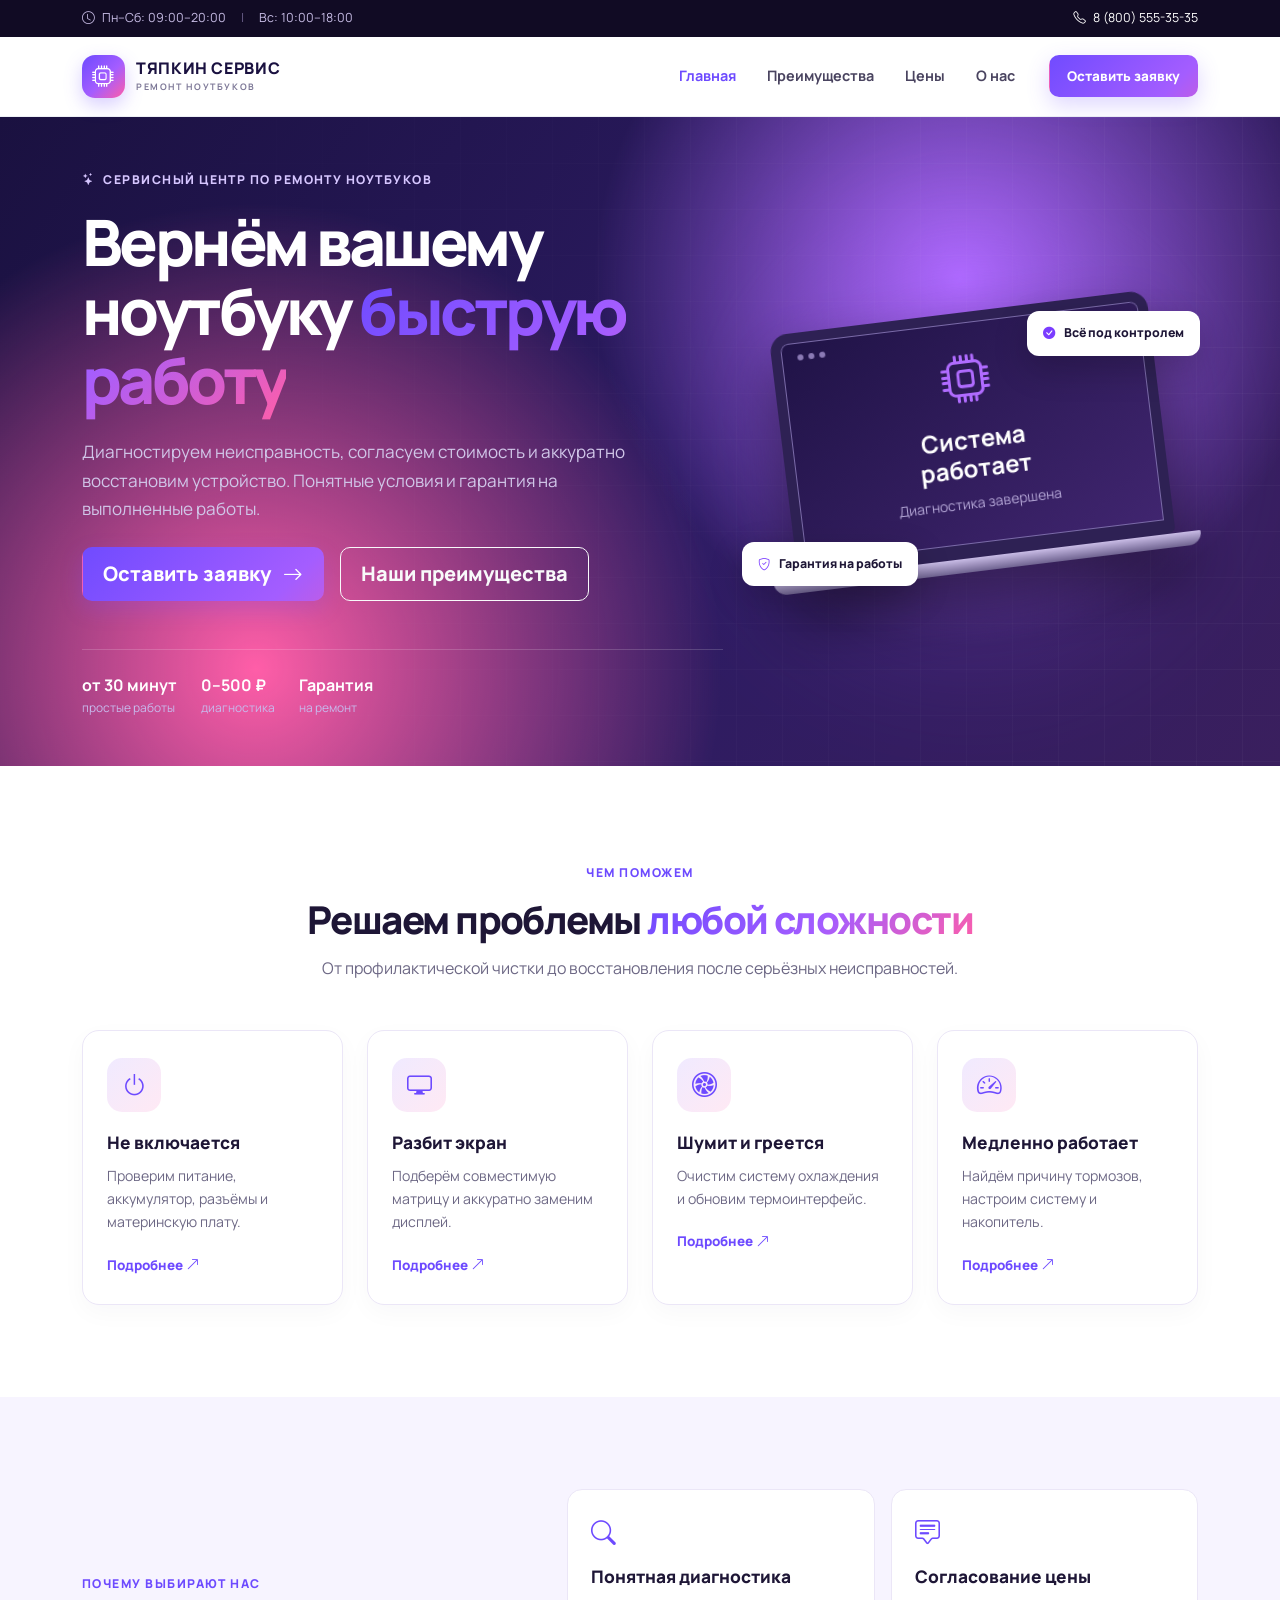
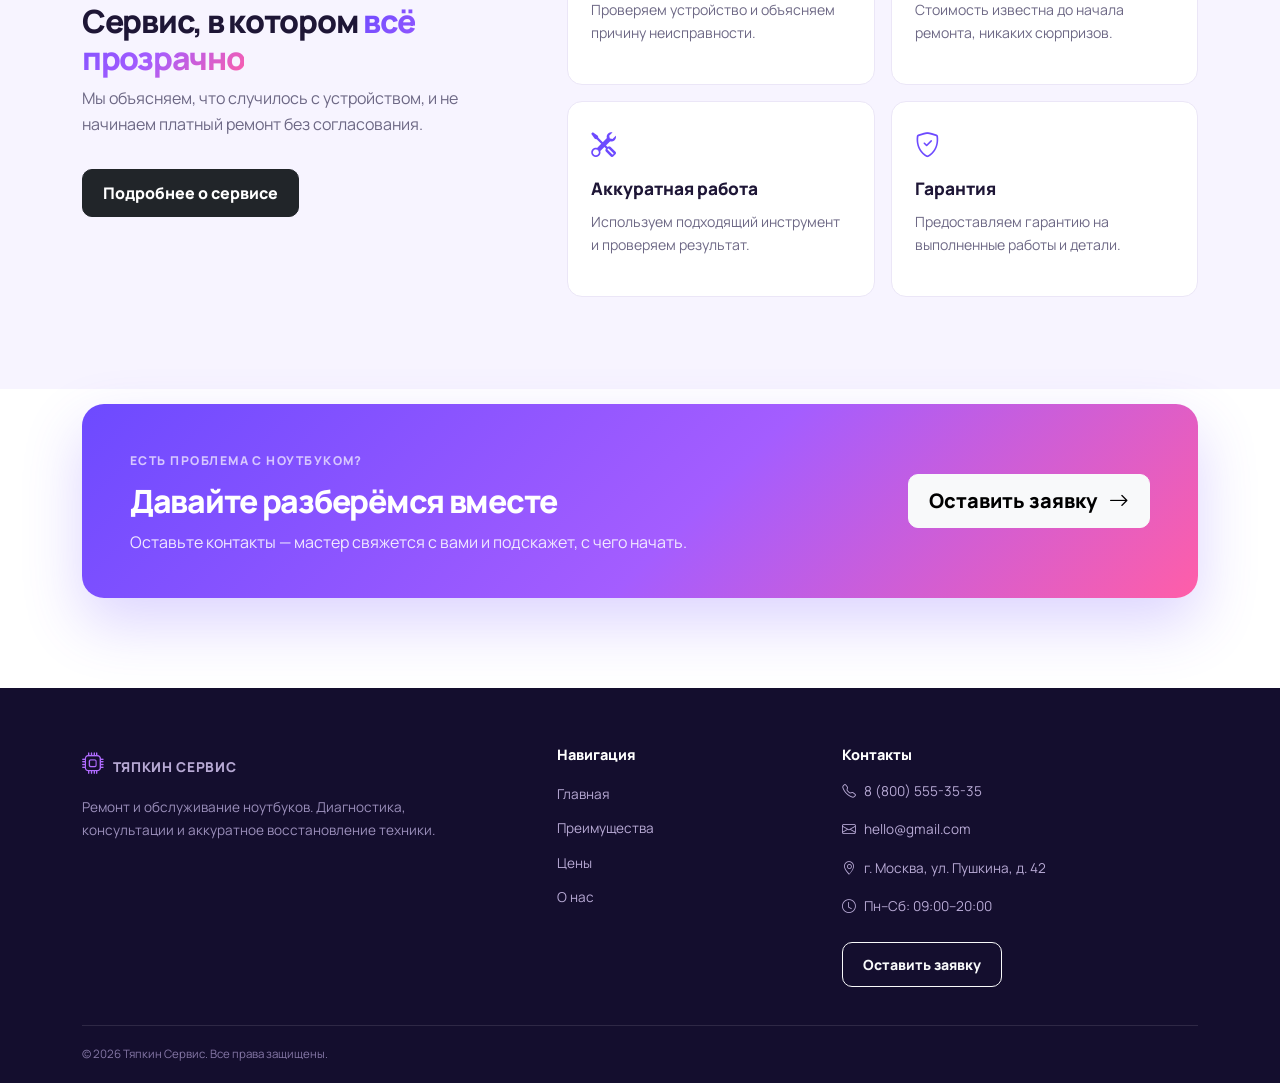
<file: index.html>
<!doctype html>
<html lang="ru">
<head>
  <meta charset="utf-8">
  <meta name="viewport" content="width=device-width, initial-scale=1">
  <title>Ремонт ноутбуков в Тяпкин Сервис — быстро и с гарантией</title>
  <meta name="description" content="Ремонт и обслуживание ноутбуков: диагностика, замена экранов, чистка от пыли, ремонт разъёмов и настройка системы.">
  <link rel="preconnect" href="https://fonts.googleapis.com">
  <link rel="preconnect" href="https://fonts.gstatic.com" crossorigin>
  <link href="https://fonts.googleapis.com/css2?family=Manrope:wght@400;500;600;700;800&display=swap" rel="stylesheet">
  <link href="https://cdn.jsdelivr.net/npm/bootstrap@5.3.3/dist/css/bootstrap.min.css" rel="stylesheet">
  <link href="https://cdn.jsdelivr.net/npm/bootstrap-icons@1.11.3/font/bootstrap-icons.css" rel="stylesheet">
  <link href="css/style.css" rel="stylesheet">
</head>
<body>
  <a class="skip-link" href="#main">Перейти к содержимому</a>

  <div class="topbar">
    <div class="container d-flex flex-wrap justify-content-between align-items-center gap-2">
      <div><i class="bi bi-clock me-2"></i>Пн–Сб: 09:00–20:00 <span class="top-sep">|</span> Вс: 10:00–18:00</div>
      <a href="tel:+78005553535"><i class="bi bi-telephone me-2"></i>8 (800) 555-35-35</a>
    </div>
  </div>

  <header class="site-header sticky-top">
    <nav class="navbar navbar-expand-lg">
      <div class="container">
        <a class="navbar-brand" href="index.html">
          <span class="brand-mark"><i class="bi bi-cpu"></i></span>
          <span>ТЯПКИН <b>СЕРВИС</b><small>РЕМОНТ НОУТБУКОВ</small></span>
        </a>
        <button class="navbar-toggler" type="button" data-bs-toggle="collapse" data-bs-target="#mainNav" aria-controls="mainNav" aria-expanded="false" aria-label="Открыть меню">
          <span class="navbar-toggler-icon"></span>
        </button>
        <div class="collapse navbar-collapse" id="mainNav">
          <ul class="navbar-nav ms-auto align-items-lg-center">
            <li class="nav-item"><a class="nav-link active" href="index.html" aria-current=page>Главная</a></li>
            <li class="nav-item"><a class="nav-link " href="advantages.html" >Преимущества</a></li>
            <li class="nav-item"><a class="nav-link " href="prices.html" >Цены</a></li>
            <li class="nav-item"><a class="nav-link " href="about.html" >О нас</a></li>
            <li class="nav-item ms-lg-3"><button class="btn btn-primary nav-cta" data-bs-toggle="modal" data-bs-target="#requestModal">Оставить заявку</button></li>
          </ul>
        </div>
      </div>
    </nav>
  </header>

  <main id="main">
    <section class="hero">
      <div class="container position-relative">
        <div class="row align-items-center min-vh-hero">
          <div class="col-lg-7 py-5">
            <span class="eyebrow"><i class="bi bi-stars me-2"></i>Сервисный центр по ремонту ноутбуков</span>
            <h1 class="display-title mt-3">Вернём вашему ноутбуку <span>быструю работу</span></h1>
            <p class="hero-lead mt-4">Диагностируем неисправность, согласуем стоимость и аккуратно восстановим устройство. Понятные условия и гарантия на выполненные работы.</p>
            <div class="d-flex flex-wrap gap-3 mt-4">
              <button class="btn btn-primary btn-lg" data-bs-toggle="modal" data-bs-target="#requestModal">Оставить заявку <i class="bi bi-arrow-right ms-2"></i></button>
              <a class="btn btn-outline-light btn-lg" href="advantages.html">Наши преимущества</a>
            </div>
            <div class="hero-trust d-flex flex-wrap gap-4 mt-5">
              <div><strong>от 30 минут</strong><small>простые работы</small></div>
              <div><strong>0–500 ₽</strong><small>диагностика</small></div>
              <div><strong>Гарантия</strong><small>на ремонт</small></div>
            </div>
          </div>
          <div class="col-lg-5 d-none d-lg-block">
            <div class="hero-visual">
              <div class="visual-glow"></div>
              <div class="laptop-art">
                <div class="laptop-screen">
                  <div class="screen-top"><span></span><span></span><span></span></div>
                  <div class="screen-content">
                    <i class="bi bi-cpu"></i>
                    <b>Система<br>работает</b>
                    <small>Диагностика завершена</small>
                    <div class="progress-line"><span></span></div>
                  </div>
                </div>
                <div class="laptop-base"></div>
              </div>
              <div class="float-chip chip-one"><i class="bi bi-check-circle-fill"></i> Всё под контролем</div>
              <div class="float-chip chip-two"><i class="bi bi-shield-check"></i> Гарантия на работы</div>
            </div>
          </div>
        </div>
      </div>
    </section>

    <section class="section">
      <div class="container">
        <div class="section-heading text-center">
          <span class="eyebrow dark">Чем поможем</span>
          <h2>Решаем проблемы <span>любой сложности</span></h2>
          <p>От профилактической чистки до восстановления после серьёзных неисправностей.</p>
        </div>
        <div class="row g-4 mt-2">
          <div class="col-md-6 col-lg-3">
            <article class="service-card h-100">
              <div class="service-icon"><i class="bi bi-power"></i></div>
              <h3>Не включается</h3>
              <p>Проверим питание, аккумулятор, разъёмы и материнскую плату.</p>
              <a href="advantages.html">Подробнее <i class="bi bi-arrow-up-right"></i></a>
            </article>
          </div>
          <div class="col-md-6 col-lg-3">
            <article class="service-card h-100">
              <div class="service-icon"><i class="bi bi-display"></i></div>
              <h3>Разбит экран</h3>
              <p>Подберём совместимую матрицу и аккуратно заменим дисплей.</p>
              <a href="advantages.html">Подробнее <i class="bi bi-arrow-up-right"></i></a>
            </article>
          </div>
          <div class="col-md-6 col-lg-3">
            <article class="service-card h-100">
              <div class="service-icon"><i class="bi bi-fan"></i></div>
              <h3>Шумит и греется</h3>
              <p>Очистим систему охлаждения и обновим термоинтерфейс.</p>
              <a href="advantages.html">Подробнее <i class="bi bi-arrow-up-right"></i></a>
            </article>
          </div>
          <div class="col-md-6 col-lg-3">
            <article class="service-card h-100">
              <div class="service-icon"><i class="bi bi-speedometer2"></i></div>
              <h3>Медленно работает</h3>
              <p>Найдём причину тормозов, настроим систему и накопитель.</p>
              <a href="advantages.html">Подробнее <i class="bi bi-arrow-up-right"></i></a>
            </article>
          </div>
        </div>
      </div>
    </section>

    <section class="section section-soft">
      <div class="container">
        <div class="row align-items-center g-5">
          <div class="col-lg-5">
            <span class="eyebrow dark">Почему выбирают нас</span>
            <h2 class="mt-2">Сервис, в котором <span>всё прозрачно</span></h2>
            <p class="muted">Мы объясняем, что случилось с устройством, и не начинаем платный ремонт без согласования.</p>
            <a href="about.html" class="btn btn-dark mt-3">Подробнее о сервисе</a>
          </div>
          <div class="col-lg-7">
            <div class="row g-3">
              <div class="col-sm-6">
                <div class="benefit">
                  <i class="bi bi-search"></i>
                  <h3>Понятная диагностика</h3>
                  <p>Проверяем устройство и объясняем причину неисправности.</p>
                </div>
              </div>
              <div class="col-sm-6">
                <div class="benefit">
                  <i class="bi bi-chat-square-text"></i>
                  <h3>Согласование цены</h3>
                  <p>Стоимость известна до начала ремонта, никаких сюрпризов.</p>
                </div>
              </div>
              <div class="col-sm-6">
                <div class="benefit">
                  <i class="bi bi-tools"></i>
                  <h3>Аккуратная работа</h3>
                  <p>Используем подходящий инструмент и проверяем результат.</p>
                </div>
              </div>
              <div class="col-sm-6">
                <div class="benefit">
                  <i class="bi bi-shield-check"></i>
                  <h3>Гарантия</h3>
                  <p>Предоставляем гарантию на выполненные работы и детали.</p>
                </div>
              </div>
            </div>
          </div>
        </div>
      </div>
    </section>

    <section class="cta-section">
      <div class="container">
        <div class="cta-panel">
          <div>
            <span class="eyebrow">Есть проблема с ноутбуком?</span>
            <h2>Давайте разберёмся вместе</h2>
            <p>Оставьте контакты — мастер свяжется с вами и подскажет, с чего начать.</p>
          </div>
          <button class="btn btn-light btn-lg" data-bs-toggle="modal" data-bs-target="#requestModal">Оставить заявку <i class="bi bi-arrow-right ms-2"></i></button>
        </div>
      </div>
    </section>
  </main>

    <footer class="site-footer">
    <div class="container">
      <div class="row g-4">
        <div class="col-lg-5">
          <a class="footer-brand" href="index.html"><i class="bi bi-cpu me-2"></i>ТЯПКИН СЕРВИС</a>
          <p class="footer-desc">Ремонт и обслуживание ноутбуков. Диагностика, консультации и аккуратное восстановление техники.</p>
        </div>
        <div class="col-6 col-lg-3">
          <h3>Навигация</h3>
          <ul>
            <li><a href="index.html">Главная</a></li>
            <li><a href="advantages.html">Преимущества</a></li>
            <li><a href="prices.html">Цены</a></li>
            <li><a href="about.html">О нас</a></li>
          </ul>
        </div>
        <div class="col-6 col-lg-4">
          <h3>Контакты</h3>
          <p><i class="bi bi-telephone me-2"></i><a href="tel:+78005553535">8 (800) 555-35-35</a></p>
          <p><i class="bi bi-envelope me-2"></i><a href="mailto:hello@gmail.com">hello@gmail.com</a></p>
          <p><i class="bi bi-geo-alt me-2"></i>г. Москва, ул. Пушкина, д. 42</p>
          <p><i class="bi bi-clock me-2"></i>Пн–Сб: 09:00–20:00</p>
          <button class="btn btn-outline-light btn-sm mt-2" data-bs-toggle="modal" data-bs-target="#requestModal">Оставить заявку</button>
        </div>
      </div>
      <div class="footer-bottom d-flex flex-wrap justify-content-between gap-2">
        <span>© 2026 Тяпкин Сервис. Все права защищены.</span>
      </div>
    </div>
  </footer>

  <div class="modal fade" id="requestModal" tabindex="-1" aria-labelledby="requestModalLabel" aria-hidden="true">
    <div class="modal-dialog modal-dialog-centered">
      <div class="modal-content request-modal">
        <div class="modal-header border-0 pb-0">
          <div>
            <span class="eyebrow dark">Обратная связь</span>
            <h2 class="modal-title" id="requestModalLabel">Оставить заявку</h2>
            <p class="muted mb-0">Свяжемся с вами в рабочее время.</p>
          </div>
          <button type="button" class="btn-close" data-bs-dismiss="modal" aria-label="Закрыть"></button>
        </div>
        <div class="modal-body">
          <form class="request-form">
            <div class="mb-3">
              <label for="clientName" class="form-label">Ваше имя</label>
              <input class="form-control" id="clientName" name="name" type="text" placeholder="Как к вам обращаться" required minlength="2">
            </div>
            <div class="mb-3">
              <label for="clientPhone" class="form-label">Номер телефона</label>
              <input class="form-control" id="clientPhone" name="phone" type="tel" placeholder="+7 (___) ___-__-__" required>
            </div>
            <div class="mb-3">
              <label for="clientProblem" class="form-label">Что случилось с ноутбуком?</label>
              <textarea class="form-control" id="clientProblem" name="problem" rows="3" placeholder="Например: не включается, шумит, разбит экран..."></textarea>
            </div>
            <div class="form-check mb-3">
              <input class="form-check-input" type="checkbox" value="yes" id="privacyAgree" required>
              <label class="form-check-label small" for="privacyAgree">Согласен(на) на обработку персональных данных для связи по заявке.</label>
            </div>
            <button class="btn btn-primary btn-lg w-100" type="submit">Отправить заявку <i class="bi bi-arrow-right ms-2"></i></button>
            <div class="form-feedback mt-3" role="status" aria-live="polite"></div>
            <p class="form-hint text-center mt-3 mb-0">Нажимая кнопку, вы отправляете запрос на обратный звонок.</p>
          </form>
        </div>
      </div>
    </div>
  </div>

  <script src="https://cdn.jsdelivr.net/npm/bootstrap@5.3.3/dist/js/bootstrap.bundle.min.js"></script>
  <script src="js/main.js"></script>
</body>
</html>
</file>
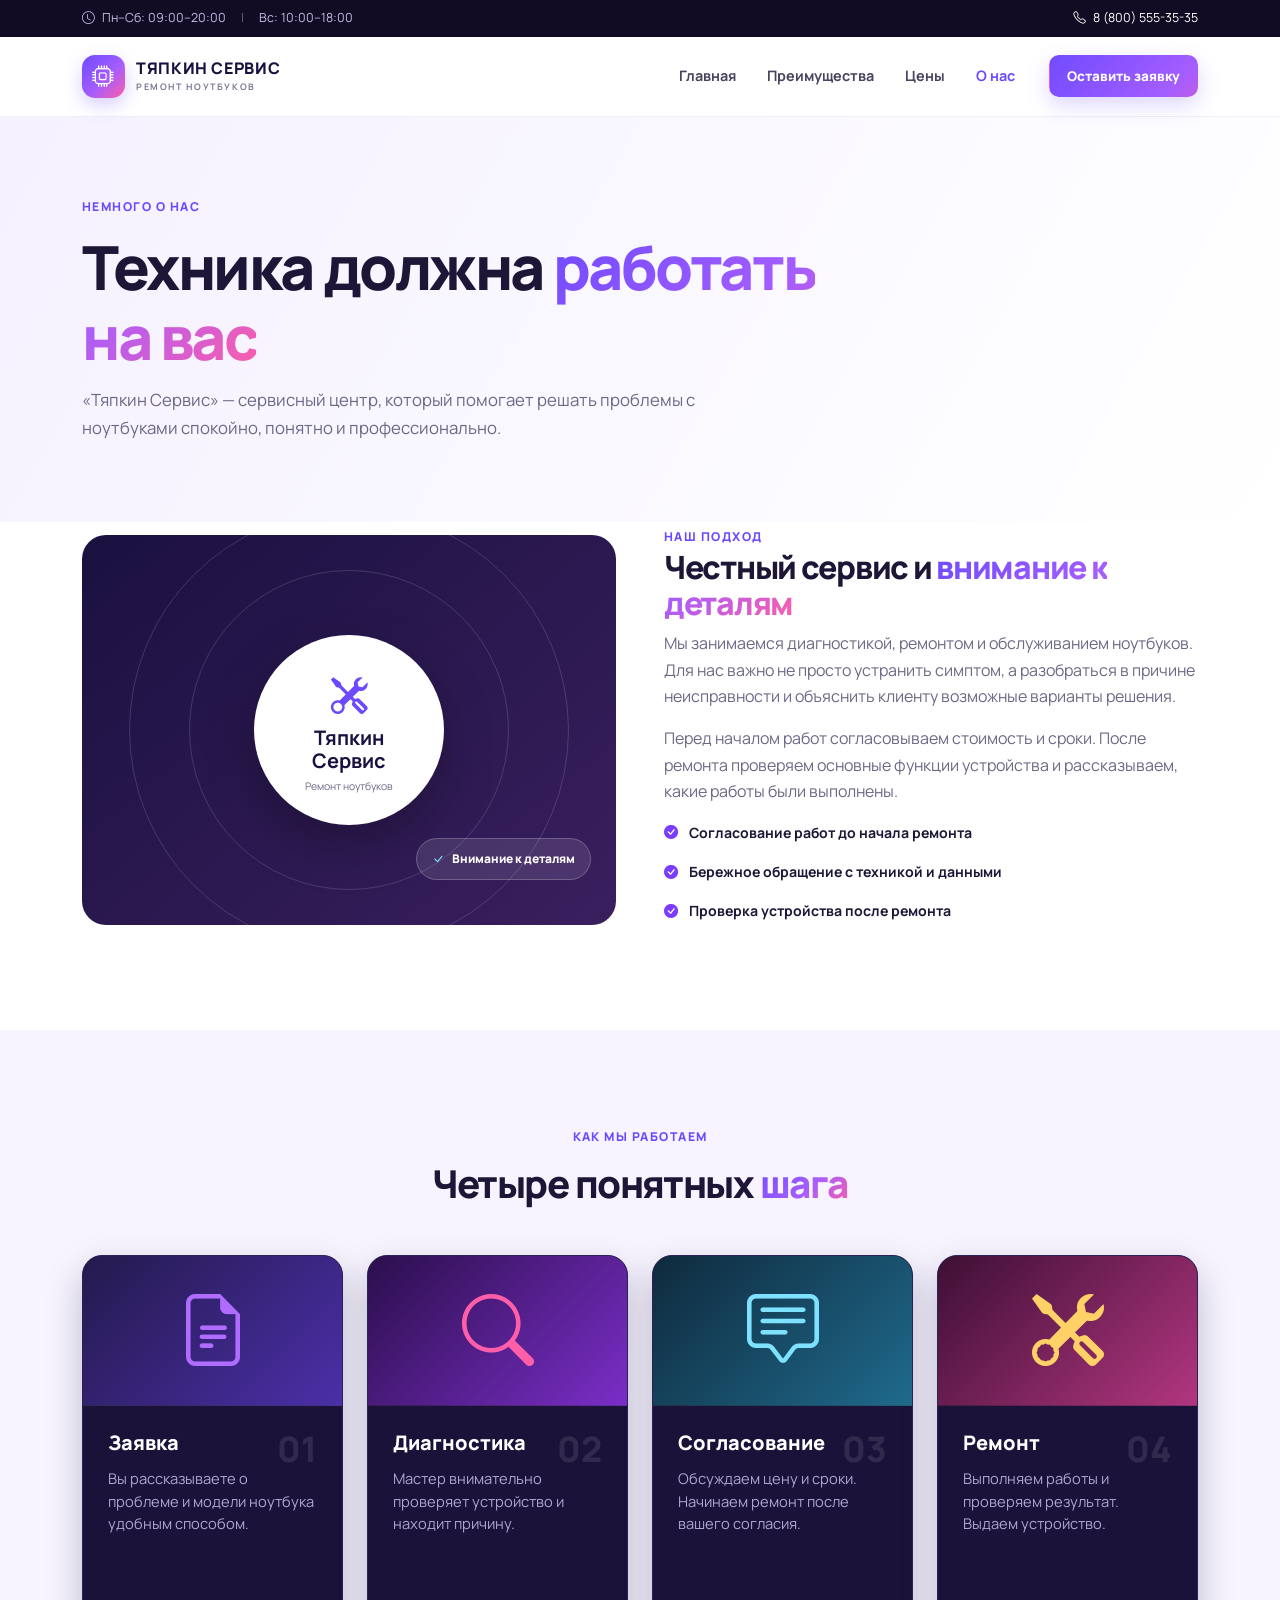
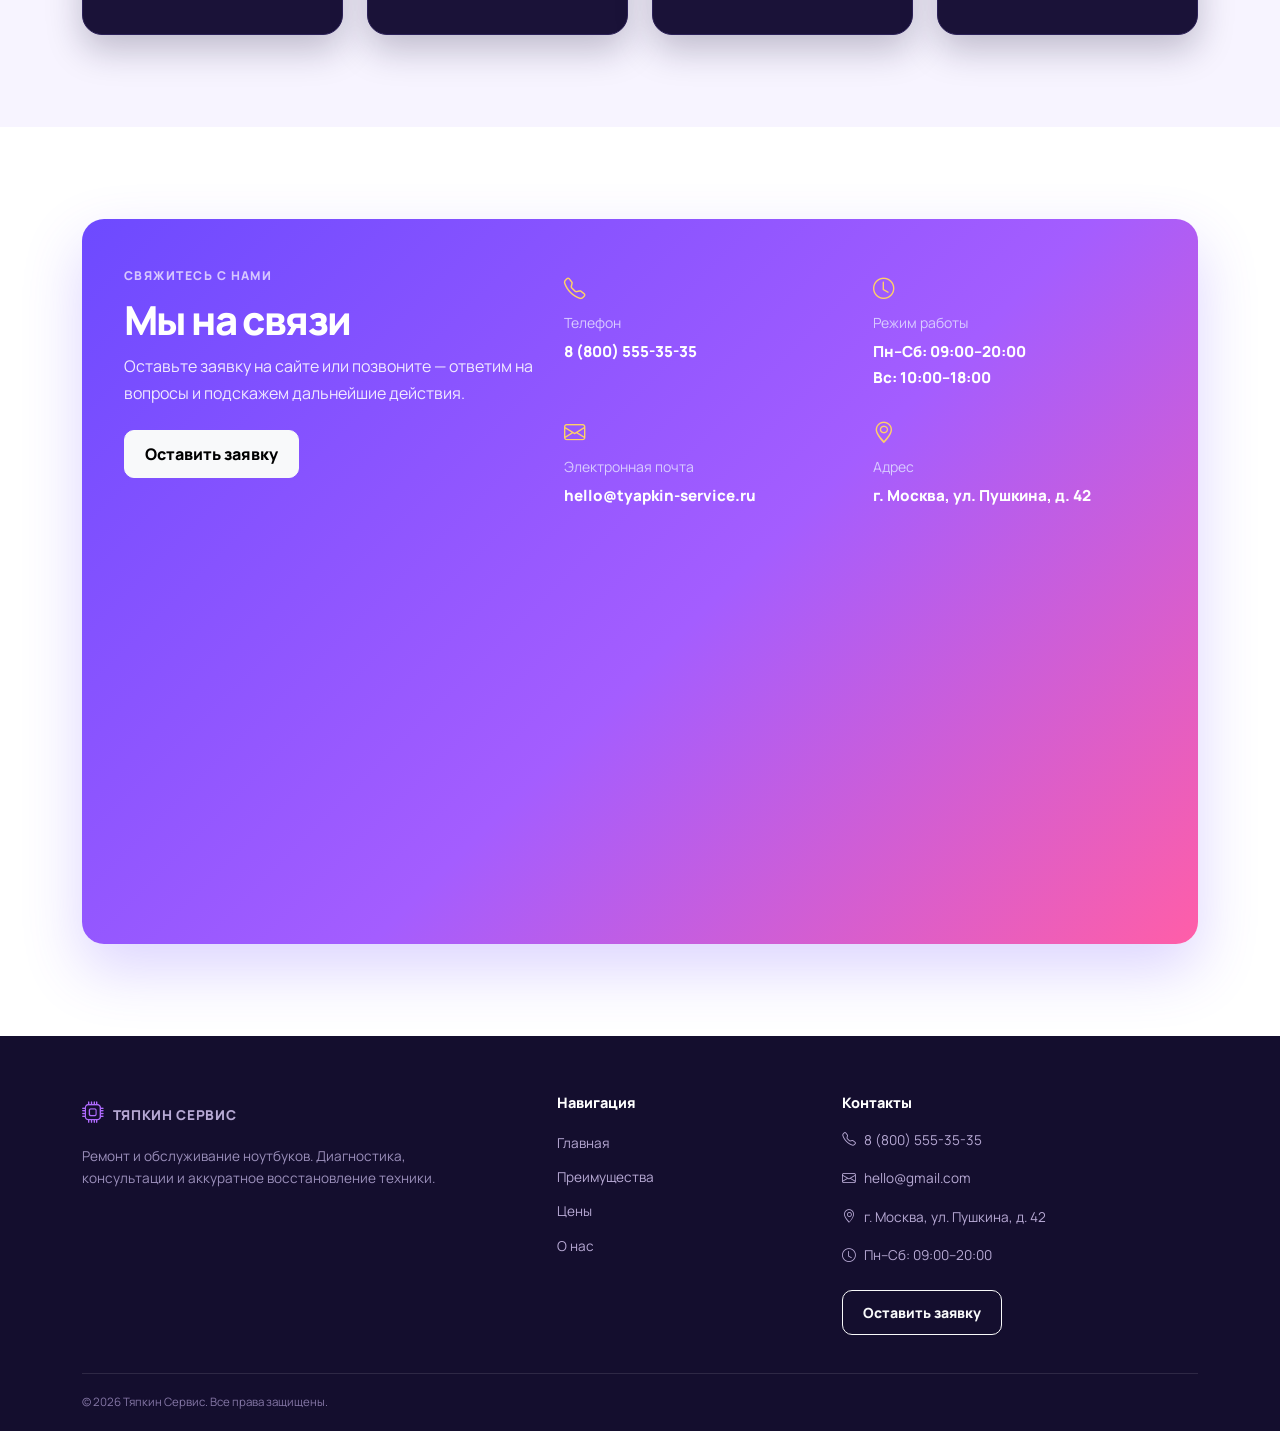
<file: about.html>
<!doctype html>
<html lang="ru">
<head>
  <meta charset="utf-8">
  <meta name="viewport" content="width=device-width, initial-scale=1">
  <title>О сервисном центре — Тяпкин Сервис</title>
  <meta name="description" content="Информация о сервисном центре Тяпкин Сервис, подходе к ремонту ноутбуков, гарантиях и контактах.">
  <link rel="preconnect" href="https://fonts.googleapis.com">
  <link rel="preconnect" href="https://fonts.gstatic.com" crossorigin>
  <link href="https://fonts.googleapis.com/css2?family=Manrope:wght@400;500;600;700;800&display=swap" rel="stylesheet">
  <link href="https://cdn.jsdelivr.net/npm/bootstrap@5.3.3/dist/css/bootstrap.min.css" rel="stylesheet">
  <link href="https://cdn.jsdelivr.net/npm/bootstrap-icons@1.11.3/font/bootstrap-icons.css" rel="stylesheet">
  <link href="css/style.css" rel="stylesheet">
</head>
<body>
  <a class="skip-link" href="#main">Перейти к содержимому</a>

  <div class="topbar">
    <div class="container d-flex flex-wrap justify-content-between align-items-center gap-2">
      <div><i class="bi bi-clock me-2"></i>Пн–Сб: 09:00–20:00 <span class="top-sep">|</span> Вс: 10:00–18:00</div>
      <a href="tel:+78005553535"><i class="bi bi-telephone me-2"></i>8 (800) 555-35-35</a>
    </div>
  </div>

  <header class="site-header sticky-top">
    <nav class="navbar navbar-expand-lg">
      <div class="container">
        <a class="navbar-brand" href="index.html">
          <span class="brand-mark"><i class="bi bi-cpu"></i></span>
          <span>ТЯПКИН <b>СЕРВИС</b><small>РЕМОНТ НОУТБУКОВ</small></span>
        </a>
        <button class="navbar-toggler" type="button" data-bs-toggle="collapse" data-bs-target="#mainNav" aria-controls="mainNav" aria-expanded="false" aria-label="Открыть меню">
          <span class="navbar-toggler-icon"></span>
        </button>
        <div class="collapse navbar-collapse" id="mainNav">
          <ul class="navbar-nav ms-auto align-items-lg-center">
            <li class="nav-item"><a class="nav-link " href="index.html" >Главная</a></li>
            <li class="nav-item"><a class="nav-link " href="advantages.html" >Преимущества</a></li>
            <li class="nav-item"><a class="nav-link " href="prices.html" >Цены</a></li>
            <li class="nav-item"><a class="nav-link active" href="about.html" aria-current=page>О нас</a></li>
            <li class="nav-item ms-lg-3"><button class="btn btn-primary nav-cta" data-bs-toggle="modal" data-bs-target="#requestModal">Оставить заявку</button></li>
          </ul>
        </div>
      </div>
    </nav>
  </header>

  <main id="main">
    <section class="page-hero">
      <div class="container">
        <span class="eyebrow dark">Немного о нас</span>
        <h1>Техника должна <span>работать на вас</span></h1>
        <p>«Тяпкин Сервис» — сервисный центр, который помогает решать проблемы с ноутбуками спокойно, понятно и профессионально.</p>
      </div>
    </section>

    <section class="section pt-0">
      <div class="container">
        <div class="row g-5 align-items-center">
          <div class="col-lg-6">
            <div class="about-visual">
              <div class="about-orbit orbit-a"></div>
              <div class="about-orbit orbit-b"></div>
              <div class="about-center">
                <i class="bi bi-tools"></i>
                <strong>Тяпкин<br>Сервис</strong>
                <small>Ремонт ноутбуков</small>
              </div>
              <div class="about-stamp"><i class="bi bi-check-lg"></i> Внимание к деталям</div>
            </div>
          </div>
          <div class="col-lg-6">
            <span class="eyebrow dark">Наш подход</span>
            <h2>Честный сервис и <span>внимание к деталям</span></h2>
            <p class="muted">Мы занимаемся диагностикой, ремонтом и обслуживанием ноутбуков. Для нас важно не просто устранить симптом, а разобраться в причине неисправности и объяснить клиенту возможные варианты решения.</p>
            <p class="muted">Перед началом работ согласовываем стоимость и сроки. После ремонта проверяем основные функции устройства и рассказываем, какие работы были выполнены.</p>
            <div class="about-points">
              <p><i class="bi bi-check-circle-fill"></i> Согласование работ до начала ремонта</p>
              <p><i class="bi bi-check-circle-fill"></i> Бережное обращение с техникой и данными</p>
              <p><i class="bi bi-check-circle-fill"></i> Проверка устройства после ремонта</p>
            </div>
          </div>
        </div>
      </div>
    </section>

            <section class="section section-soft">
      <div class="container">
        <div class="section-heading text-center">
          <span class="eyebrow dark">Как мы работаем</span>
          <h2>Четыре понятных <span>шага</span></h2>
        </div>
        <div class="row g-4 mt-4">
          
          <!-- Шаг 1 -->
          <div class="col-md-6 col-xl-3">
            <div class="my-dark-card">
              <div class="my-card-image img-blue">
                <i class="bi bi-file-earmark-text text-cyan"></i>
              </div>
              <div class="my-card-body">
                <span class="my-card-num">01</span>
                <h3>Заявка</h3>
                <p>Вы рассказываете о проблеме и модели ноутбука удобным способом.</p>
              </div>
            </div>
          </div>
          
          <!-- Шаг 2 -->
          <div class="col-md-6 col-xl-3">
            <div class="my-dark-card">
              <div class="my-card-image img-purple">
                <i class="bi bi-search text-pink"></i>
              </div>
              <div class="my-card-body">
                <span class="my-card-num">02</span>
                <h3>Диагностика</h3>
                <p>Мастер внимательно проверяет устройство и находит причину.</p>
              </div>
            </div>
          </div>

          <!-- Шаг 3 -->
          <div class="col-md-6 col-xl-3">
            <div class="my-dark-card">
              <div class="my-card-image img-green">
                <i class="bi bi-chat-square-text text-lime"></i>
              </div>
              <div class="my-card-body">
                <span class="my-card-num">03</span>
                <h3>Согласование</h3>
                <p>Обсуждаем цену и сроки. Начинаем ремонт после вашего согласия.</p>
              </div>
            </div>
          </div>

          <!-- Шаг 4 -->
          <div class="col-md-6 col-xl-3">
            <div class="my-dark-card">
              <div class="my-card-image img-orange">
                <i class="bi bi-tools text-yellow"></i>
              </div>
              <div class="my-card-body">
                <span class="my-card-num">04</span>
                <h3>Ремонт</h3>
                <p>Выполняем работы и проверяем результат. Выдаем устройство.</p>
              </div>
            </div>
          </div>

        </div>
      </div>
    </section>

        <section class="section">
      <div class="container">
        <div class="contact-panel">
          <div class="row g-4">
            <div class="col-lg-5">
              <span class="eyebrow">Свяжитесь с нами</span>
              <h2>Мы на связи</h2>
              <p>Оставьте заявку на сайте или позвоните — ответим на вопросы и подскажем дальнейшие действия.</p>
              <button class="btn btn-light mt-2" data-bs-toggle="modal" data-bs-target="#requestModal">Оставить заявку</button>
            </div>
            <div class="col-lg-7">
              <div class="contact-grid">
                <div>
                  <i class="bi bi-telephone"></i>
                  <small>Телефон</small>
                  <a href="tel:+78005553535">8 (800) 555-35-35</a>
                </div>
                <div>
                  <i class="bi bi-clock"></i>
                  <small>Режим работы</small>
                  <strong>Пн–Сб: 09:00–20:00<br>Вс: 10:00–18:00</strong>
                </div>
                <div>
                  <i class="bi bi-envelope"></i>
                  <small>Электронная почта</small>
                  <a href="mailto:hello@tyapkin-service.ru">hello@tyapkin-service.ru</a>
                </div>
                <div>
                  <i class="bi bi-geo-alt"></i>
                  <small>Адрес</small>
                  <strong>г. Москва, ул. Пушкина, д. 42</strong>
                </div>
              </div>
            </div>
          </div>

          <div class="map-wrap mt-4">
            <iframe
              src="https://yandex.ru/map-widget/v1/?ll=37.617700%2C55.755800&z=15&pt=37.617700,55.755800,pm2rdm"
              width="100%"
              height="360"
              frameborder="0"
              allowfullscreen="true"
              loading="lazy"
              title="Яндекс Карта — г. Москва, ул. Пушкина, д. 42"
              style="border:0;display:block;border-radius:16px;">
            </iframe>
          </div>
        </div>
      </div>
    </section>
  </main>

    <footer class="site-footer">
    <div class="container">
      <div class="row g-4">
        <div class="col-lg-5">
          <a class="footer-brand" href="index.html"><i class="bi bi-cpu me-2"></i>ТЯПКИН СЕРВИС</a>
          <p class="footer-desc">Ремонт и обслуживание ноутбуков. Диагностика, консультации и аккуратное восстановление техники.</p>
        </div>
        <div class="col-6 col-lg-3">
          <h3>Навигация</h3>
          <ul>
            <li><a href="index.html">Главная</a></li>
            <li><a href="advantages.html">Преимущества</a></li>
            <li><a href="prices.html">Цены</a></li>
            <li><a href="about.html">О нас</a></li>
          </ul>
        </div>
        <div class="col-6 col-lg-4">
          <h3>Контакты</h3>
          <p><i class="bi bi-telephone me-2"></i><a href="tel:+78005553535">8 (800) 555-35-35</a></p>
          <p><i class="bi bi-envelope me-2"></i><a href="mailto:hello@gmail.com">hello@gmail.com</a></p>
          <p><i class="bi bi-geo-alt me-2"></i>г. Москва, ул. Пушкина, д. 42</p>
          <p><i class="bi bi-clock me-2"></i>Пн–Сб: 09:00–20:00</p>
          <button class="btn btn-outline-light btn-sm mt-2" data-bs-toggle="modal" data-bs-target="#requestModal">Оставить заявку</button>
        </div>
      </div>
      <div class="footer-bottom d-flex flex-wrap justify-content-between gap-2">
        <span>© 2026 Тяпкин Сервис. Все права защищены.</span>
      </div>
    </div>
  </footer>

  <div class="modal fade" id="requestModal" tabindex="-1" aria-labelledby="requestModalLabel" aria-hidden="true">
    <div class="modal-dialog modal-dialog-centered">
      <div class="modal-content request-modal">
        <div class="modal-header border-0 pb-0">
          <div>
            <span class="eyebrow dark">Обратная связь</span>
            <h2 class="modal-title" id="requestModalLabel">Оставить заявку</h2>
            <p class="muted mb-0">Свяжемся с вами в рабочее время.</p>
          </div>
          <button type="button" class="btn-close" data-bs-dismiss="modal" aria-label="Закрыть"></button>
        </div>
        <div class="modal-body">
          <form class="request-form">
            <div class="mb-3">
              <label for="clientName" class="form-label">Ваше имя</label>
              <input class="form-control" id="clientName" name="name" type="text" placeholder="Как к вам обращаться" required minlength="2">
            </div>
            <div class="mb-3">
              <label for="clientPhone" class="form-label">Номер телефона</label>
              <input class="form-control" id="clientPhone" name="phone" type="tel" placeholder="+7 (___) ___-__-__" required>
            </div>
            <div class="mb-3">
              <label for="clientProblem" class="form-label">Что случилось с ноутбуком?</label>
              <textarea class="form-control" id="clientProblem" name="problem" rows="3" placeholder="Например: не включается, шумит, разбит экран..."></textarea>
            </div>
            <div class="form-check mb-3">
              <input class="form-check-input" type="checkbox" value="yes" id="privacyAgree" required>
              <label class="form-check-label small" for="privacyAgree">Согласен(на) на обработку персональных данных для связи по заявке.</label>
            </div>
            <button class="btn btn-primary btn-lg w-100" type="submit">Отправить заявку <i class="bi bi-arrow-right ms-2"></i></button>
            <div class="form-feedback mt-3" role="status" aria-live="polite"></div>
            <p class="form-hint text-center mt-3 mb-0">Нажимая кнопку, вы отправляете запрос на обратный звонок.</p>
          </form>
        </div>
      </div>
    </div>
  </div>

  <script src="https://cdn.jsdelivr.net/npm/bootstrap@5.3.3/dist/js/bootstrap.bundle.min.js"></script>
  <script src="js/main.js"></script>
</body>
</html>
</file>
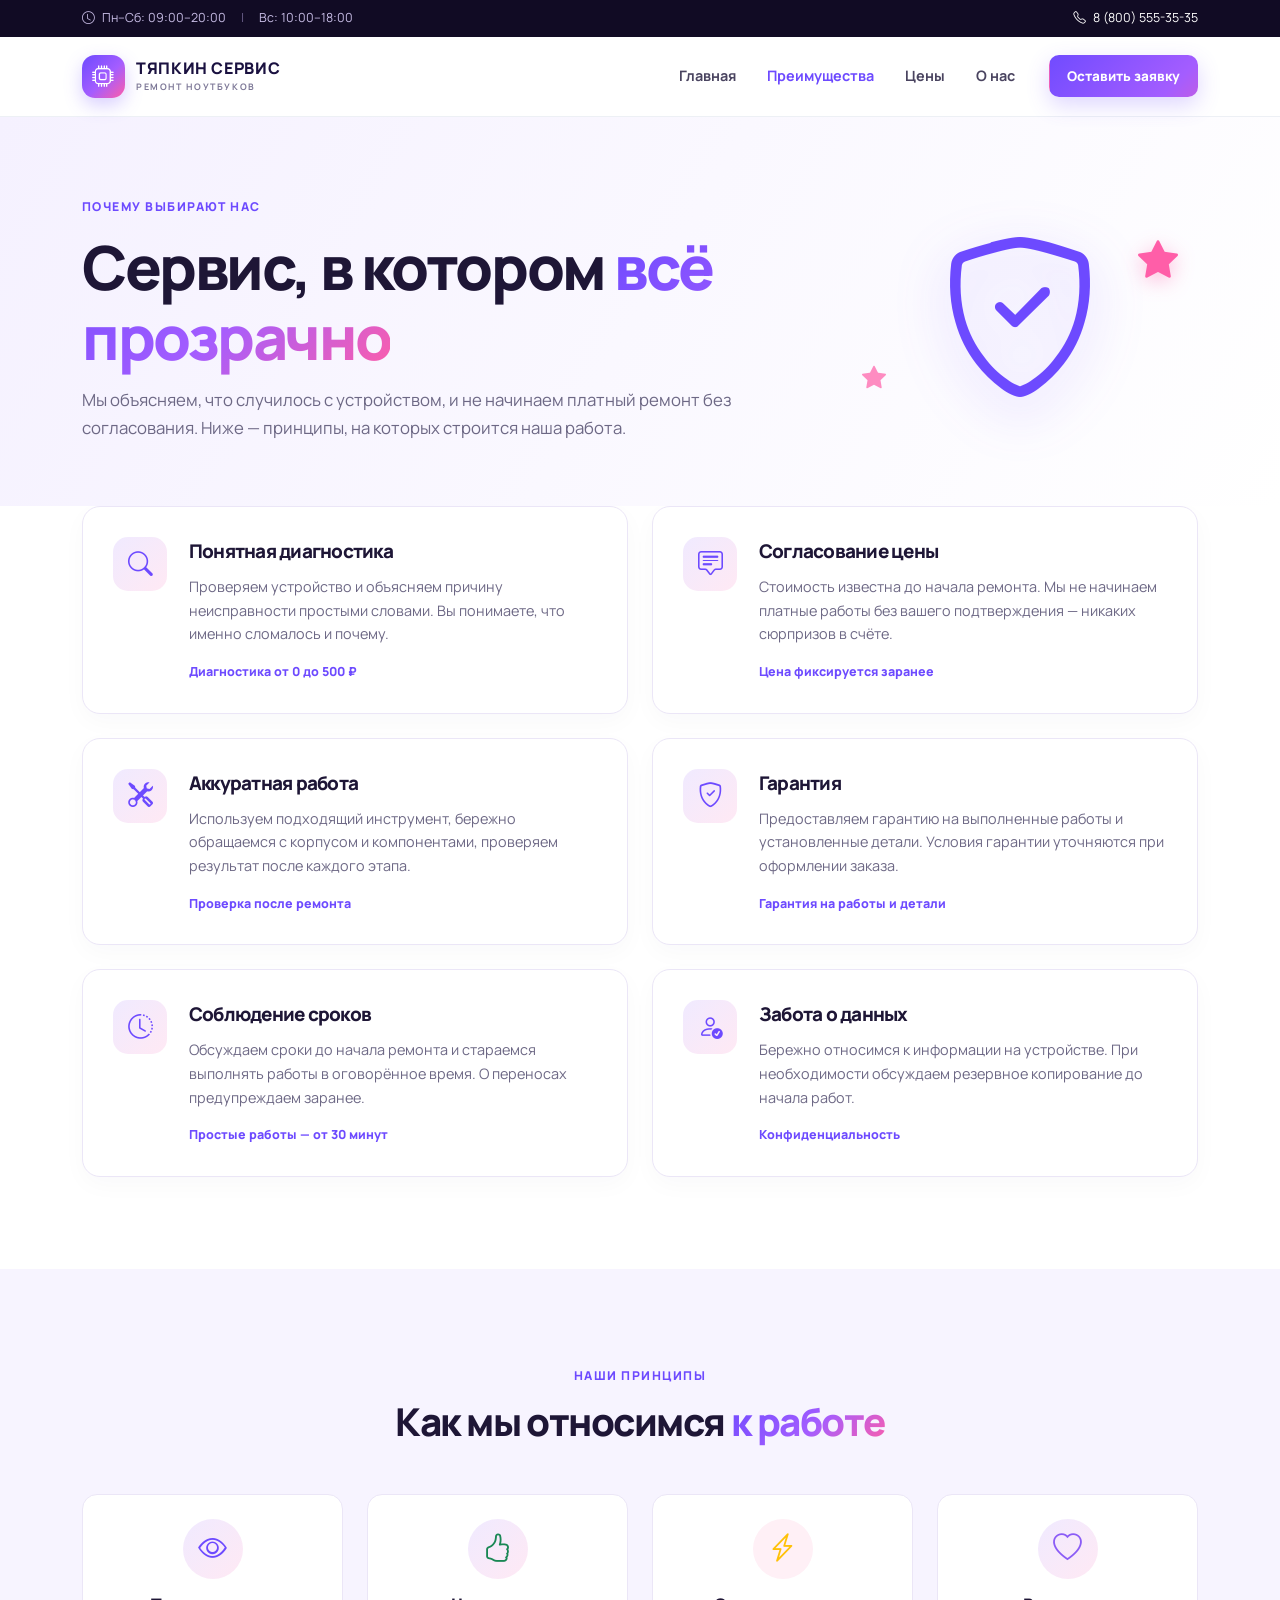
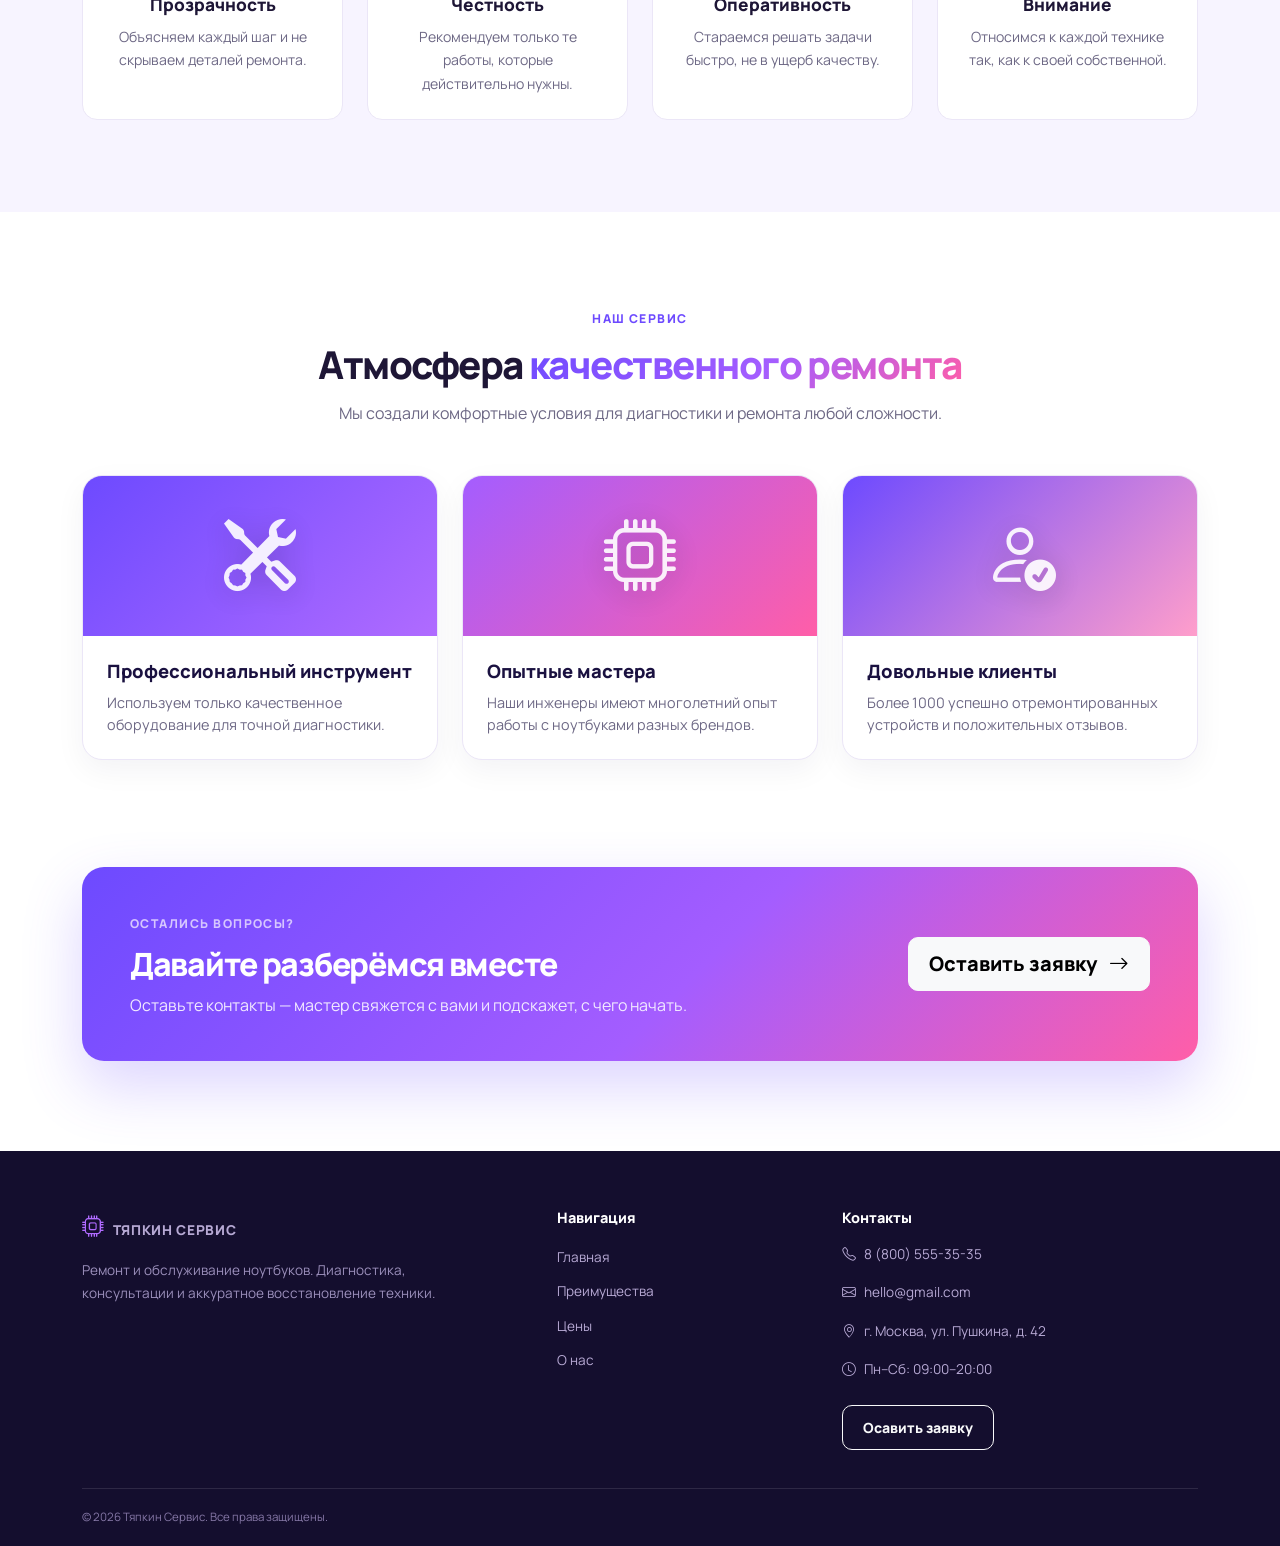
<file: advantages.html>
<!doctype html>
<html lang="ru">
<head>
  <meta charset="utf-8">
  <meta name="viewport" content="width=device-width, initial-scale=1">
  <title>Преимущества — Тяпкин Сервис</title>
  <meta name="description" content="Преимущества сервисного центра Тяпкин Сервис: прозрачная диагностика, согласование цены, аккуратная работа и гарантия на ремонт ноутбуков.">
  <link rel="preconnect" href="https://fonts.googleapis.com">
  <link rel="preconnect" href="https://fonts.gstatic.com" crossorigin>
  <link href="https://fonts.googleapis.com/css2?family=Manrope:wght@400;500;600;700;800&display=swap" rel="stylesheet">
  <link href="https://cdn.jsdelivr.net/npm/bootstrap@5.3.3/dist/css/bootstrap.min.css" rel="stylesheet">
  <link href="https://cdn.jsdelivr.net/npm/bootstrap-icons@1.11.3/font/bootstrap-icons.css" rel="stylesheet">
  <link href="css/style.css" rel="stylesheet">
</head>
<body>
  <a class="skip-link" href="#main">Перейти к содержимому</a>

  <div class="topbar">
    <div class="container d-flex flex-wrap justify-content-between align-items-center gap-2">
      <div><i class="bi bi-clock me-2"></i>Пн–Сб: 09:00–20:00 <span class="top-sep">|</span> Вс: 10:00–18:00</div>
      <a href="tel:+78005553535"><i class="bi bi-telephone me-2"></i>8 (800) 555-35-35</a>
    </div>
  </div>

  <header class="site-header sticky-top">
    <nav class="navbar navbar-expand-lg">
      <div class="container">
        <a class="navbar-brand" href="index.html">
          <span class="brand-mark"><i class="bi bi-cpu"></i></span>
          <span>ТЯПКИН <b>СЕРВИС</b><small>РЕМОНТ НОУТБУКОВ</small></span>
        </a>
        <button class="navbar-toggler" type="button" data-bs-toggle="collapse" data-bs-target="#mainNav" aria-controls="mainNav" aria-expanded="false" aria-label="Открыть меню">
          <span class="navbar-toggler-icon"></span>
        </button>
        <div class="collapse navbar-collapse" id="mainNav">
          <ul class="navbar-nav ms-auto align-items-lg-center">
            <li class="nav-item"><a class="nav-link " href="index.html" >Главная</a></li>
            <li class="nav-item"><a class="nav-link active" href="advantages.html" aria-current=page>Преимущества</a></li>
            <li class="nav-item"><a class="nav-link " href="prices.html" >Цены</a></li>
            <li class="nav-item"><a class="nav-link " href="about.html" >О нас</a></li>
            <li class="nav-item ms-lg-3"><button class="btn btn-primary nav-cta" data-bs-toggle="modal" data-bs-target="#requestModal">Оставить заявку</button></li>
          </ul>
        </div>
      </div>
    </nav>
  </header>

    <main id="main">
    <!-- Шапка с картинкой -->
    <section class="page-hero position-relative overflow-hidden">
      <div class="container position-relative z-1">
        <div class="row align-items-center">
          <div class="col-lg-8">
            <span class="eyebrow dark">Почему выбирают нас</span>
            <h1>Сервис, в котором <span>всё прозрачно</span></h1>
            <p class="mb-0">Мы объясняем, что случилось с устройством, и не начинаем платный ремонт без согласования. Ниже — принципы, на которых строится наша работа.</p>
          </div>
          <div class="col-lg-4 d-none d-lg-block text-center">
            <!-- Декоративная картинка -->
            <div class="adv-hero-img">
              <i class="bi bi-shield-check main-icon"></i>
              <i class="bi bi-star-fill star-1"></i>
              <i class="bi bi-star-fill star-2"></i>
            </div>
          </div>
        </div>
      </div>
    </section>

    <!-- Преимущества -->
    <section class="section pt-0">
      <div class="container">
        <div class="row g-4">
          <div class="col-md-6">
            <div class="detail-card">
              <div class="detail-icon"><i class="bi bi-search"></i></div>
              <div>
                <h2>Понятная диагностика</h2>
                <p>Проверяем устройство и объясняем причину неисправности простыми словами. Вы понимаете, что именно сломалось и почему.</p>
                <span class="detail-note">Диагностика от 0 до 500 ₽</span>
              </div>
            </div>
          </div>
          <div class="col-md-6">
            <div class="detail-card">
              <div class="detail-icon"><i class="bi bi-chat-square-text"></i></div>
              <div>
                <h2>Согласование цены</h2>
                <p>Стоимость известна до начала ремонта. Мы не начинаем платные работы без вашего подтверждения — никаких сюрпризов в счёте.</p>
                <span class="detail-note">Цена фиксируется заранее</span>
              </div>
            </div>
          </div>
          <div class="col-md-6">
            <div class="detail-card">
              <div class="detail-icon"><i class="bi bi-tools"></i></div>
              <div>
                <h2>Аккуратная работа</h2>
                <p>Используем подходящий инструмент, бережно обращаемся с корпусом и компонентами, проверяем результат после каждого этапа.</p>
                <span class="detail-note">Проверка после ремонта</span>
              </div>
            </div>
          </div>
          <div class="col-md-6">
            <div class="detail-card">
              <div class="detail-icon"><i class="bi bi-shield-check"></i></div>
              <div>
                <h2>Гарантия</h2>
                <p>Предоставляем гарантию на выполненные работы и установленные детали. Условия гарантии уточняются при оформлении заказа.</p>
                <span class="detail-note">Гарантия на работы и детали</span>
              </div>
            </div>
          </div>
          <div class="col-md-6">
            <div class="detail-card">
              <div class="detail-icon"><i class="bi bi-clock-history"></i></div>
              <div>
                <h2>Соблюдение сроков</h2>
                <p>Обсуждаем сроки до начала ремонта и стараемся выполнять работы в оговорённое время. О переносах предупреждаем заранее.</p>
                <span class="detail-note">Простые работы — от 30 минут</span>
              </div>
            </div>
          </div>
          <div class="col-md-6">
            <div class="detail-card">
              <div class="detail-icon"><i class="bi bi-person-check"></i></div>
              <div>
                <h2>Забота о данных</h2>
                <p>Бережно относимся к информации на устройстве. При необходимости обсуждаем резервное копирование до начала работ.</p>
                <span class="detail-note">Конфиденциальность</span>
              </div>
            </div>
          </div>
        </div>
      </div>
    </section>

    <!-- Принципы (с цветными иконками) -->
    <section class="section section-soft">
      <div class="container">
        <div class="section-heading text-center">
          <span class="eyebrow dark">Наши принципы</span>
          <h2>Как мы относимся <span>к работе</span></h2>
        </div>
        <div class="row g-4 mt-3">
          <div class="col-md-6 col-lg-3">
            <div class="benefit h-100 text-center p-4">
              <div class="benefit-icon-wrap bg-blue-soft mx-auto mb-3">
                <i class="bi bi-eye text-primary"></i>
              </div>
              <h3>Прозрачность</h3>
              <p class="mb-0">Объясняем каждый шаг и не скрываем деталей ремонта.</p>
            </div>
          </div>
          <div class="col-md-6 col-lg-3">
            <div class="benefit h-100 text-center p-4">
              <div class="benefit-icon-wrap bg-green-soft mx-auto mb-3">
                <i class="bi bi-hand-thumbs-up text-success"></i>
              </div>
              <h3>Честность</h3>
              <p class="mb-0">Рекомендуем только те работы, которые действительно нужны.</p>
            </div>
          </div>
          <div class="col-md-6 col-lg-3">
            <div class="benefit h-100 text-center p-4">
              <div class="benefit-icon-wrap bg-orange-soft mx-auto mb-3">
                <i class="bi bi-lightning-charge text-warning"></i>
              </div>
              <h3>Оперативность</h3>
              <p class="mb-0">Стараемся решать задачи быстро, не в ущерб качеству.</p>
            </div>
          </div>
          <div class="col-md-6 col-lg-3">
            <div class="benefit h-100 text-center p-4">
              <div class="benefit-icon-wrap bg-purple-soft mx-auto mb-3">
                <i class="bi bi-heart" style="color: #8b5cf6;"></i>
              </div>
              <h3>Внимание</h3>
              <p class="mb-0">Относимся к каждой технике так, как к своей собственной.</p>
            </div>
          </div>
        </div>
      </div>
    </section>

    <!-- НОВАЯ СЕКЦИЯ: Галерея / Фото работы -->
    <section class="section">
      <div class="container">
        <div class="section-heading text-center mb-5">
          <span class="eyebrow dark">Наш сервис</span>
          <h2>Атмосфера <span>качественного ремонта</span></h2>
          <p>Мы создали комфортные условия для диагностики и ремонта любой сложности.</p>
        </div>
        <div class="row g-4">
          <div class="col-md-4">
            <div class="gallery-card">
              <div class="gallery-img bg-gradient-blue">
                <i class="bi bi-tools"></i>
              </div>
              <div class="gallery-content">
                <h3>Профессиональный инструмент</h3>
                <p>Используем только качественное оборудование для точной диагностики.</p>
              </div>
            </div>
          </div>
          <div class="col-md-4">
            <div class="gallery-card">
              <div class="gallery-img bg-gradient-purple">
                <i class="bi bi-cpu"></i>
              </div>
              <div class="gallery-content">
                <h3>Опытные мастера</h3>
                <p>Наши инженеры имеют многолетний опыт работы с ноутбуками разных брендов.</p>
              </div>
            </div>
          </div>
          <div class="col-md-4">
            <div class="gallery-card">
              <div class="gallery-img bg-gradient-green">
                <i class="bi bi-person-check"></i>
              </div>
              <div class="gallery-content">
                <h3>Довольные клиенты</h3>
                <p>Более 1000 успешно отремонтированных устройств и положительных отзывов.</p>
              </div>
            </div>
          </div>
        </div>
      </div>
    </section>

    <!-- CTA -->
    <section class="cta-section">
      <div class="container">
        <div class="cta-panel">
          <div>
            <span class="eyebrow">Остались вопросы?</span>
            <h2>Давайте разберёмся вместе</h2>
            <p>Оставьте контакты — мастер свяжется с вами и подскажет, с чего начать.</p>
          </div>
          <button class="btn btn-light btn-lg" data-bs-toggle="modal" data-bs-target="#requestModal">Оставить заявку <i class="bi bi-arrow-right ms-2"></i></button>
        </div>
      </div>
    </section>
  </main>

  <footer class="site-footer">
    <div class="container">
      <div class="row g-4">
        <div class="col-lg-5">
          <a class="footer-brand" href="index.html"><i class="bi bi-cpu me-2"></i>ТЯПКИН СЕРВИС</a>
          <p class="footer-desc">Ремонт и обслуживание ноутбуков. Диагностика, консультации и аккуратное восстановление техники.</p>
        </div>
        <div class="col-6 col-lg-3">
          <h3>Навигация</h3>
          <ul>
            <li><a href="index.html">Главная</a></li>
            <li><a href="advantages.html">Преимущества</a></li>
            <li><a href="prices.html">Цены</a></li>
            <li><a href="about.html">О нас</a></li>
          </ul>
        </div>
        <div class="col-6 col-lg-4">
          <h3>Контакты</h3>
          <p><i class="bi bi-telephone me-2"></i><a href="tel:+78005553535">8 (800) 555-35-35</a></p>
          <p><i class="bi bi-envelope me-2"></i><a href="mailto:hello@gmail.com">hello@gmail.com</a></p>
          <p><i class="bi bi-geo-alt me-2"></i>г. Москва, ул. Пушкина, д. 42</p>
          <p><i class="bi bi-clock me-2"></i>Пн–Сб: 09:00–20:00</p>
          <button class="btn btn-outline-light btn-sm mt-2" data-bs-toggle="modal" data-bs-target="#requestModal">Осавить заявку</button>
        </div>
      </div>
      <div class="footer-bottom d-flex flex-wrap justify-content-between gap-2">
        <span>© 2026 Тяпкин Сервис. Все права защищены.</span>
      </div>
    </div>
  </footer>

  <div class="modal fade" id="requestModal" tabindex="-1" aria-labelledby="requestModalLabel" aria-hidden="true">
    <div class="modal-dialog modal-dialog-centered">
      <div class="modal-content request-modal">
        <div class="modal-header border-0 pb-0">
          <div>
            <span class="eyebrow dark">Обратная связь</span>
            <h2 class="modal-title" id="requestModalLabel">Оставить заявку</h2>
            <p class="muted mb-0">Свяжемся с вами в рабочее время.</p>
          </div>
          <button type="button" class="btn-close" data-bs-dismiss="modal" aria-label="Закрыть"></button>
        </div>
        <div class="modal-body">
          <form class="request-form">
            <div class="mb-3">
              <label for="clientName" class="form-label">Ваше имя</label>
              <input class="form-control" id="clientName" name="name" type="text" placeholder="Как к вам обращаться" required minlength="2">
            </div>
            <div class="mb-3">
              <label for="clientPhone" class="form-label">Номер телефона</label>
              <input class="form-control" id="clientPhone" name="phone" type="tel" placeholder="+7 (___) ___-__-__" required>
            </div>
            <div class="mb-3">
              <label for="clientProblem" class="form-label">Что случилось с ноутбуком?</label>
              <textarea class="form-control" id="clientProblem" name="problem" rows="3" placeholder="Например: не включается, шумит, разбит экран..."></textarea>
            </div>
            <div class="form-check mb-3">
              <input class="form-check-input" type="checkbox" value="yes" id="privacyAgree" required>
              <label class="form-check-label small" for="privacyAgree">Согласен(на) на обработку персональных данных для связи по заявке.</label>
            </div>
            <button class="btn btn-primary btn-lg w-100" type="submit">Отправить заявку <i class="bi bi-arrow-right ms-2"></i></button>
            <div class="form-feedback mt-3" role="status" aria-live="polite"></div>
            <p class="form-hint text-center mt-3 mb-0">Нажимая кнопку, вы отправляете запрос на обратный звонок.</p>
          </form>
        </div>
      </div>
    </div>
  </div>

  <script src="https://cdn.jsdelivr.net/npm/bootstrap@5.3.3/dist/js/bootstrap.bundle.min.js"></script>
  <script src="js/main.js"></script>
</body>
</html>
</file>
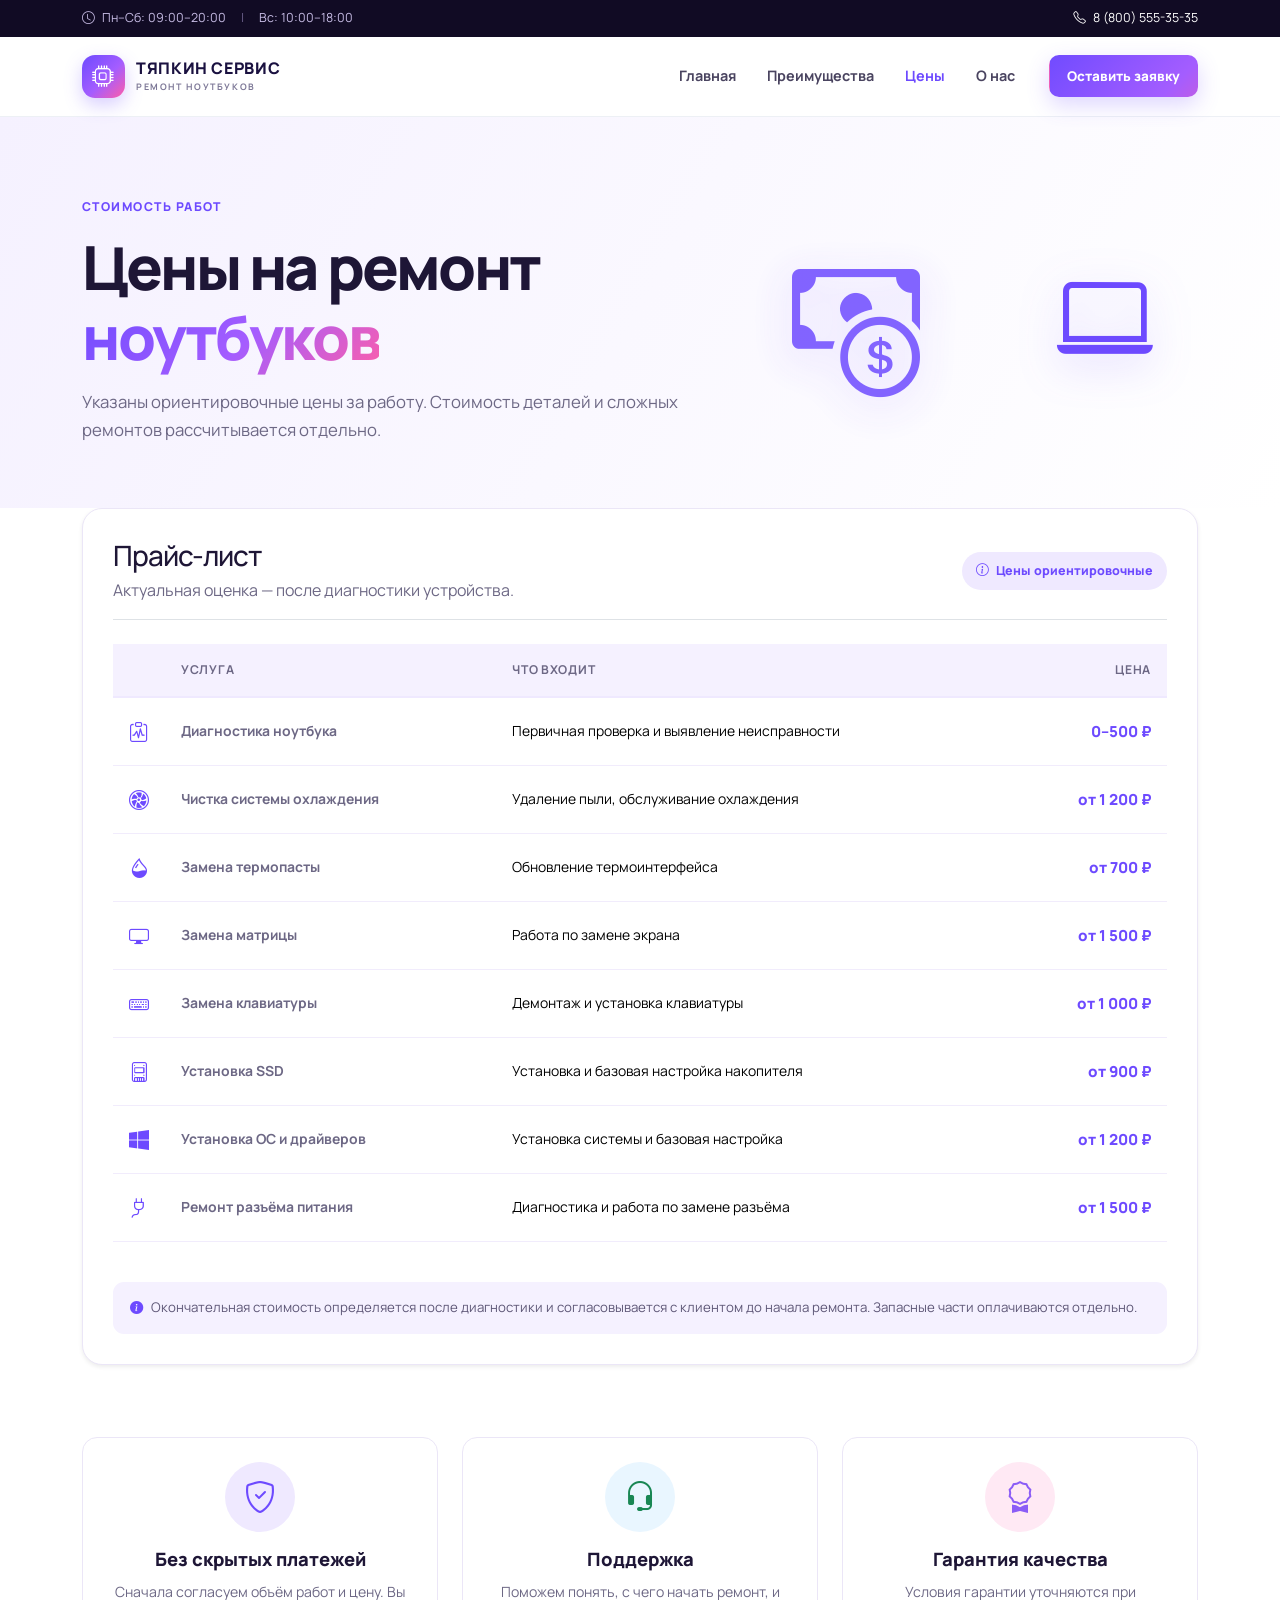
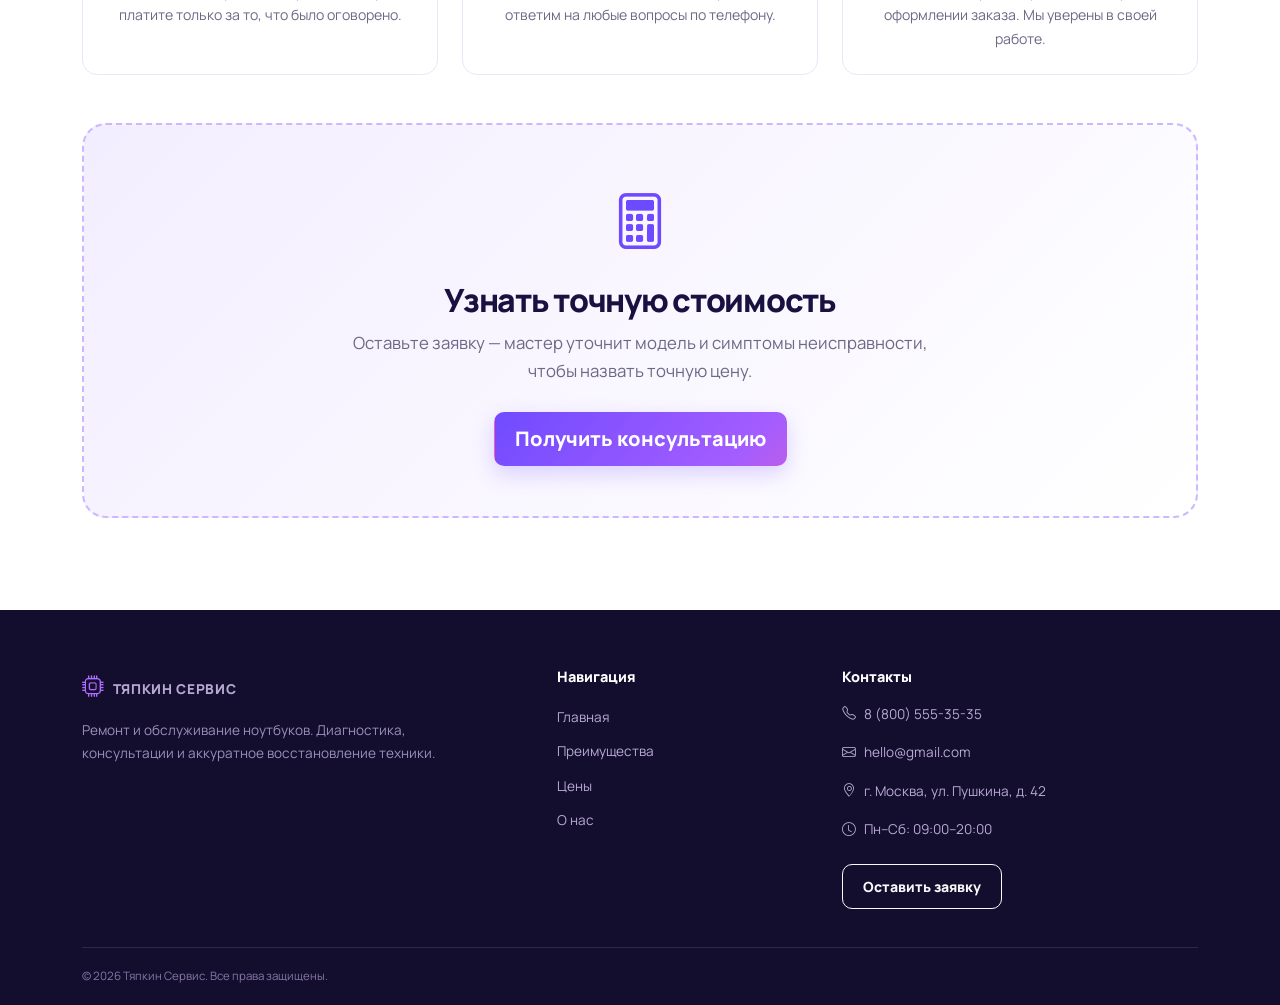
<file: prices.html>
<!doctype html>
<html lang="ru">
<head>
  <meta charset="utf-8">
  <meta name="viewport" content="width=device-width, initial-scale=1">
  <title>Цены на ремонт ноутбуков — Тяпкин Сервис</title>
  <meta name="description" content="Ориентировочные цены на диагностику, чистку, замену экрана, ремонт питания и обслуживание ноутбуков.">
  <link rel="preconnect" href="https://fonts.googleapis.com">
  <link rel="preconnect" href="https://fonts.gstatic.com" crossorigin>
  <link href="https://fonts.googleapis.com/css2?family=Manrope:wght@400;500;600;700;800&display=swap" rel="stylesheet">
  <link href="https://cdn.jsdelivr.net/npm/bootstrap@5.3.3/dist/css/bootstrap.min.css" rel="stylesheet">
  <link href="https://cdn.jsdelivr.net/npm/bootstrap-icons@1.11.3/font/bootstrap-icons.css" rel="stylesheet">
  <link href="css/style.css" rel="stylesheet">
</head>
<body>
  <a class="skip-link" href="#main">Перейти к содержимому</a>

  <div class="topbar">
    <div class="container d-flex flex-wrap justify-content-between align-items-center gap-2">
      <div><i class="bi bi-clock me-2"></i>Пн–Сб: 09:00–20:00 <span class="top-sep">|</span> Вс: 10:00–18:00</div>
      <a href="tel:+78005553535"><i class="bi bi-telephone me-2"></i>8 (800) 555-35-35</a>
    </div>
  </div>

  <header class="site-header sticky-top">
    <nav class="navbar navbar-expand-lg">
      <div class="container">
        <a class="navbar-brand" href="index.html">
          <span class="brand-mark"><i class="bi bi-cpu"></i></span>
          <span>ТЯПКИН <b>СЕРВИС</b><small>РЕМОНТ НОУТБУКОВ</small></span>
        </a>
        <button class="navbar-toggler" type="button" data-bs-toggle="collapse" data-bs-target="#mainNav" aria-controls="mainNav" aria-expanded="false" aria-label="Открыть меню">
          <span class="navbar-toggler-icon"></span>
        </button>
        <div class="collapse navbar-collapse" id="mainNav">
          <ul class="navbar-nav ms-auto align-items-lg-center">
            <li class="nav-item"><a class="nav-link " href="index.html" >Главная</a></li>
            <li class="nav-item"><a class="nav-link " href="advantages.html" >Преимущества</a></li>
            <li class="nav-item"><a class="nav-link active" href="prices.html" aria-current=page>Цены</a></li>
            <li class="nav-item"><a class="nav-link " href="about.html" >О нас</a></li>
            <li class="nav-item ms-lg-3"><button class="btn btn-primary nav-cta" data-bs-toggle="modal" data-bs-target="#requestModal">Оставить заявку</button></li>
          </ul>
        </div>
      </div>
    </nav>
  </header>

    <main id="main">
    <!-- Шапка с картинкой -->
    <section class="page-hero position-relative overflow-hidden">
      <div class="container position-relative z-1">
        <div class="row align-items-center">
          <div class="col-lg-7">
            <span class="eyebrow dark">Стоимость работ</span>
            <h1 class="mb-3">Цены на ремонт <span>ноутбуков</span></h1>
            <p class="mb-0">Указаны ориентировочные цены за работу. Стоимость деталей и сложных ремонтов рассчитывается отдельно.</p>
          </div>
          <div class="col-lg-5 d-none d-lg-block text-center">
            <!-- Декоративная картинка -->
            <div class="price-hero-img">
              <i class="bi bi-cash-coin"></i>
              <i class="bi bi-laptop"></i>
            </div>
          </div>
        </div>
      </div>
    </section>

    <!-- Прайс-лист -->
    <section class="section pt-0">
      <div class="container">
        <div class="price-wrap shadow-sm">
          <div class="d-flex flex-wrap justify-content-between align-items-center gap-3 mb-4 pb-3 border-bottom">
            <div>
              <h2 class="h3 mb-1">Прайс-лист</h2>
              <p class="muted mb-0">Актуальная оценка — после диагностики устройства.</p>
            </div>
            <span class="price-label"><i class="bi bi-info-circle me-2"></i>Цены ориентировочные</span>
          </div>
          
          <div class="table-responsive">
            <table class="table price-table align-middle table-hover">
              <thead>
                <tr>
                  <th style="width: 50px;"></th>
                  <th>Услуга</th>
                  <th class="d-none d-md-table-cell">Что входит</th>
                  <th class="text-end">Цена</th>
                </tr>
              </thead>
              <tbody>
                <tr>
                  <td class="text-center text-primary fs-5"><i class="bi bi-clipboard-pulse"></i></td>
                  <td><strong>Диагностика ноутбука</strong></td>
                  <td class="d-none d-md-table-cell">Первичная проверка и выявление неисправности</td>
                  <td class="text-end price">0–500 ₽</td>
                </tr>
                <tr>
                  <td class="text-center text-primary fs-5"><i class="bi bi-fan"></i></td>
                  <td><strong>Чистка системы охлаждения</strong></td>
                  <td class="d-none d-md-table-cell">Удаление пыли, обслуживание охлаждения</td>
                  <td class="text-end price">от 1 200 ₽</td>
                </tr>
                <tr>
                  <td class="text-center text-primary fs-5"><i class="bi bi-droplet-half"></i></td>
                  <td><strong>Замена термопасты</strong></td>
                  <td class="d-none d-md-table-cell">Обновление термоинтерфейса</td>
                  <td class="text-end price">от 700 ₽</td>
                </tr>
                <tr>
                  <td class="text-center text-primary fs-5"><i class="bi bi-display"></i></td>
                  <td><strong>Замена матрицы</strong></td>
                  <td class="d-none d-md-table-cell">Работа по замене экрана</td>
                  <td class="text-end price">от 1 500 ₽</td>
                </tr>
                <tr>
                  <td class="text-center text-primary fs-5"><i class="bi bi-keyboard"></i></td>
                  <td><strong>Замена клавиатуры</strong></td>
                  <td class="d-none d-md-table-cell">Демонтаж и установка клавиатуры</td>
                  <td class="text-end price">от 1 000 ₽</td>
                </tr>
                <tr>
                  <td class="text-center text-primary fs-5"><i class="bi bi-device-ssd"></i></td>
                  <td><strong>Установка SSD</strong></td>
                  <td class="d-none d-md-table-cell">Установка и базовая настройка накопителя</td>
                  <td class="text-end price">от 900 ₽</td>
                </tr>
                <tr>
                  <td class="text-center text-primary fs-5"><i class="bi bi-windows"></i></td>
                  <td><strong>Установка ОС и драйверов</strong></td>
                  <td class="d-none d-md-table-cell">Установка системы и базовая настройка</td>
                  <td class="text-end price">от 1 200 ₽</td>
                </tr>
                <tr>
                  <td class="text-center text-primary fs-5"><i class="bi bi-plug"></i></td>
                  <td><strong>Ремонт разъёма питания</strong></td>
                  <td class="d-none d-md-table-cell">Диагностика и работа по замене разъёма</td>
                  <td class="text-end price">от 1 500 ₽</td>
                </tr>
              </tbody>
            </table>
          </div>
          <p class="price-footnote mt-4"><i class="bi bi-info-circle-fill me-2"></i>Окончательная стоимость определяется после диагностики и согласовывается с клиентом до начала ремонта. Запасные части оплачиваются отдельно.</p>
        </div>

        <!-- Преимущества с картинками -->
        <div class="row g-4 mt-5">
          <div class="col-md-4">
            <div class="price-tip text-center p-4">
              <div class="tip-icon-wrap bg-blue-soft">
                <i class="bi bi-shield-check text-primary"></i>
              </div>
              <h3 class="mt-3">Без скрытых платежей</h3>
              <p class="mb-0">Сначала согласуем объём работ и цену. Вы платите только за то, что было оговорено.</p>
            </div>
          </div>
          <div class="col-md-4">
            <div class="price-tip text-center p-4">
              <div class="tip-icon-wrap bg-green-soft">
                <i class="bi bi-headset text-success"></i>
              </div>
              <h3 class="mt-3">Поддержка</h3>
              <p class="mb-0">Поможем понять, с чего начать ремонт, и ответим на любые вопросы по телефону.</p>
            </div>
          </div>
          <div class="col-md-4">
            <div class="price-tip text-center p-4">
              <div class="tip-icon-wrap bg-purple-soft">
                <i class="bi bi-award text-purple" style="color: #8b5cf6;"></i>
              </div>
              <h3 class="mt-3">Гарантия качества</h3>
              <p class="mb-0">Условия гарантии уточняются при оформлении заказа. Мы уверены в своей работе.</p>
            </div>
          </div>
        </div>

        <!-- Блок призыва к действию -->
        <div class="cta-calc mt-5">
          <div class="cta-calc-content">
            <i class="bi bi-calculator cta-calc-icon"></i>
            <h2>Узнать точную стоимость</h2>
            <p>Оставьте заявку — мастер уточнит модель и симптомы неисправности, чтобы назвать точную цену.</p>
            <button class="btn btn-primary btn-lg mt-2" data-bs-toggle="modal" data-bs-target="#requestModal">Получить консультацию</button>
          </div>
        </div>
      </div>
    </section>
  </main>

  <footer class="site-footer">
    <div class="container">
      <div class="row g-4">
        <div class="col-lg-5">
          <a class="footer-brand" href="index.html"><i class="bi bi-cpu me-2"></i>ТЯПКИН СЕРВИС</a>
          <p class="footer-desc">Ремонт и обслуживание ноутбуков. Диагностика, консультации и аккуратное восстановление техники.</p>
        </div>
        <div class="col-6 col-lg-3">
          <h3>Навигация</h3>
          <ul>
            <li><a href="index.html">Главная</a></li>
            <li><a href="advantages.html">Преимущества</a></li>
            <li><a href="prices.html">Цены</a></li>
            <li><a href="about.html">О нас</a></li>
          </ul>
        </div>
        <div class="col-6 col-lg-4">
          <h3>Контакты</h3>
          <p><i class="bi bi-telephone me-2"></i><a href="tel:+78005553535">8 (800) 555-35-35</a></p>
          <p><i class="bi bi-envelope me-2"></i><a href="mailto:hello@gmail.com">hello@gmail.com</a></p>
          <p><i class="bi bi-geo-alt me-2"></i>г. Москва, ул. Пушкина, д. 42</p>
          <p><i class="bi bi-clock me-2"></i>Пн–Сб: 09:00–20:00</p>
          <button class="btn btn-outline-light btn-sm mt-2" data-bs-toggle="modal" data-bs-target="#requestModal">Оставить заявку</button>
        </div>
      </div>
      <div class="footer-bottom d-flex flex-wrap justify-content-between gap-2">
        <span>© 2026 Тяпкин Сервис. Все права защищены.</span>
      </div>
    </div>
  </footer>

  <div class="modal fade" id="requestModal" tabindex="-1" aria-labelledby="requestModalLabel" aria-hidden="true">
    <div class="modal-dialog modal-dialog-centered">
      <div class="modal-content request-modal">
        <div class="modal-header border-0 pb-0">
          <div>
            <span class="eyebrow dark">Обратная связь</span>
            <h2 class="modal-title" id="requestModalLabel">Оставить заявку</h2>
            <p class="muted mb-0">Свяжемся с вами в рабочее время.</p>
          </div>
          <button type="button" class="btn-close" data-bs-dismiss="modal" aria-label="Закрыть"></button>
        </div>
        <div class="modal-body">
          <form class="request-form">
            <div class="mb-3">
              <label for="clientName" class="form-label">Ваше имя</label>
              <input class="form-control" id="clientName" name="name" type="text" placeholder="Как к вам обращаться" required minlength="2">
            </div>
            <div class="mb-3">
              <label for="clientPhone" class="form-label">Номер телефона</label>
              <input class="form-control" id="clientPhone" name="phone" type="tel" placeholder="+7 (___) ___-__-__" required>
            </div>
            <div class="mb-3">
              <label for="clientProblem" class="form-label">Что случилось с ноутбуком?</label>
              <textarea class="form-control" id="clientProblem" name="problem" rows="3" placeholder="Например: не включается, шумит, разбит экран..."></textarea>
            </div>
            <div class="form-check mb-3">
              <input class="form-check-input" type="checkbox" value="yes" id="privacyAgree" required>
              <label class="form-check-label small" for="privacyAgree">Согласен(на) на обработку персональных данных для связи по заявке.</label>
            </div>
            <button class="btn btn-primary btn-lg w-100" type="submit">Отправить заявку <i class="bi bi-arrow-right ms-2"></i></button>
            <div class="form-feedback mt-3" role="status" aria-live="polite"></div>
            <p class="form-hint text-center mt-3 mb-0">Нажимая кнопку, вы отправляете запрос на обратный звонок.</p>
          </form>
        </div>
      </div>
    </div>
  </div>

  <script src="https://cdn.jsdelivr.net/npm/bootstrap@5.3.3/dist/js/bootstrap.bundle.min.js"></script>
  <script src="js/main.js"></script>
</body>
</html>
</file>
<file: css/style.css>
:root {
  --navy: #1a1140;
  --navy2: #2a1a5e;
  --blue: #6d4aff;
  --cyan: #b06bff;
  --pink: #ff5ea8;
  --grad: linear-gradient(135deg, #6d4aff 0%, #a45dff 55%, #ff5ea8 100%);
  --grad-soft: linear-gradient(135deg, #f0eaff, #ffe9f4);
  --ink: #1e1636;
  --muted: #6d6885;
  --pale: #f7f4ff;
  --line: #ebe6f7;
  --bs-primary: #6d4aff;
  --bs-primary-rgb: 109, 74, 255;
  --bs-body-font-family: 'Manrope', sans-serif;
  --bs-body-color: #1e1636;
  --bs-border-radius: .85rem;
}

* {
  box-sizing: border-box;
}

body {
  font-family: 'Manrope', sans-serif;
  line-height: 1.65;
  color: var(--ink);
}

a {
  text-decoration: none;
}

.skip-link {
  position: absolute;
  left: -9999px;
  top: 0;
  background: #fff;
  padding: 10px;
  z-index: 2000;
}

.skip-link:focus {
  left: 10px;
}

.topbar {
  background: #110b24;
  color: #c8bde6;
  font-size: .78rem;
  padding: 8px 0;
}

.topbar a {
  color: #fff;
}

.top-sep {
  margin: 0 12px;
  color: #6a5f8a;
}

.site-header {
  background: rgba(255, 255, 255, .96);
  backdrop-filter: blur(12px);
  border-bottom: 1px solid #edf0f5;
  z-index: 1000;
}

.navbar {
  padding: 13px 0;
}

.navbar-brand {
  display: flex;
  align-items: center;
  gap: 11px;
  color: var(--navy);
  font-size: 1rem;
  font-weight: 800;
  letter-spacing: .04em;
  line-height: 1.1;
}

.navbar-brand:hover {
  color: var(--navy);
}

.navbar-brand small {
  display: block;
  font-size: .56rem;
  letter-spacing: .18em;
  color: #7d7897;
  margin-top: 5px;
  font-weight: 700;
}

.brand-mark {
  width: 43px;
  height: 43px;
  border-radius: 13px;
  background: var(--grad);
  display: grid;
  place-items: center;
  color: #fff;
  font-size: 1.35rem;
  box-shadow: 0 7px 18px #6d4aff44;
}

.navbar-nav {
  gap: 5px;
}

.nav-link {
  font-weight: 700;
  font-size: .9rem;
  color: #4a4460 !important;
  padding: 10px 13px !important;
}

.nav-link:hover,
.nav-link.active {
  color: var(--blue) !important;
}

.btn {
  font-weight: 800;
  border-radius: 10px;
  padding: 11px 20px;
}

.btn-primary {
  --bs-btn-bg: transparent;
  --bs-btn-border-color: transparent;
  --bs-btn-hover-bg: transparent;
  --bs-btn-hover-border-color: transparent;
  background-image: var(--grad);
  background-size: 160% 160%;
  background-position: 0% 50%;
  transition: background-position .35s ease, transform .2s ease, box-shadow .25s ease;
  box-shadow: 0 8px 22px #6d4aff3a;
  color: #fff;
}

.btn-primary:hover {
  background-position: 100% 50%;
  transform: translateY(-1px);
  box-shadow: 0 12px 28px #a45dff44;
  color: #fff;
}

.nav-cta {
  font-size: .84rem;
  padding: 10px 17px;
}

.hero {
  background:
    radial-gradient(circle at 75% 25%, #b06bff 0, transparent 34%),
    radial-gradient(circle at 20% 85%, #ff5ea8 0, transparent 40%),
    linear-gradient(125deg, #1a1140 0%, #2c1b62 55%, #3a1f5e 100%);
  color: #fff;
  overflow: hidden;
  position: relative;
}

.hero:after {
  content: "";
  position: absolute;
  inset: 0;
  background-image: linear-gradient(#ffffff08 1px, transparent 1px), linear-gradient(90deg, #ffffff08 1px, transparent 1px);
  background-size: 46px 46px;
  mask-image: linear-gradient(90deg, transparent, #000);
}

.hero .container {
  z-index: 1;
}

.min-vh-hero {
  min-height: 620px;
}

.eyebrow {
  display: inline-flex;
  align-items: center;
  color: #d6c6ff;
  font-size: .76rem;
  font-weight: 800;
  letter-spacing: .12em;
  text-transform: uppercase;
}

.eyebrow.dark {
  color: var(--blue);
}

.display-title {
  font-size: clamp(2.7rem, 5vw, 4.65rem);
  line-height: 1.08;
  letter-spacing: -.055em;
  font-weight: 800;
  max-width: 720px;
}

.display-title span,
.page-hero h1 span,
.section-heading h2 span,
h2 span {
  background: var(--grad);
  -webkit-background-clip: text;
  background-clip: text;
  color: transparent;
}

.hero-lead {
  font-size: 1.07rem;
  max-width: 580px;
  color: #d0c6e8;
}

.hero-trust {
  border-top: 1px solid #ffffff2b;
  padding-top: 22px;
}

.hero-trust div {
  display: flex;
  flex-direction: column;
}

.hero-trust strong {
  font-size: 1rem;
  color: #fff;
}

.hero-trust small {
  font-size: .75rem;
  color: #c7b9ec;
}

.hero-visual {
  height: 440px;
  position: relative;
  display: flex;
  align-items: center;
  justify-content: center;
}

.visual-glow {
  position: absolute;
  width: 340px;
  height: 340px;
  border-radius: 50%;
  background: #a45dff;
  filter: blur(90px);
  opacity: .35;
}

.laptop-art {
  position: relative;
  width: 380px;
  transform: rotate(-7deg);
  filter: drop-shadow(0 30px 30px #0007);
}

.laptop-screen {
  height: 245px;
  border: 10px solid #2e2154;
  border-bottom-width: 14px;
  border-radius: 18px 18px 7px 7px;
  background: linear-gradient(145deg, #201347, #40256f);
  padding: 12px 16px;
  box-shadow: inset 0 0 0 1px #7a6aa8;
}

.screen-top {
  display: flex;
  gap: 5px;
}

.screen-top span {
  width: 6px;
  height: 6px;
  border-radius: 50%;
  background: #8b7ab5;
}

.screen-content {
  height: 190px;
  display: flex;
  align-items: center;
  justify-content: center;
  flex-direction: column;
  color: #fff;
}

.screen-content i {
  font-size: 3rem;
  color: #b06bff;
}

.screen-content b {
  font-size: 1.5rem;
  line-height: 1.2;
  text-align: center;
  margin-top: 8px;
}

.screen-content small {
  color: #b4a6d6;
  margin-top: 8px;
}

.progress-line {
  width: 140px;
  height: 5px;
  background: #ffffff25;
  border-radius: 8px;
  margin-top: 18px;
  overflow: hidden;
}

.progress-line span {
  display: block;
  width: 78%;
  height: 100%;
  background: var(--grad);
}

.laptop-base {
  height: 14px;
  width: 430px;
  margin-left: -25px;
  background: linear-gradient(#c9bce6, #6f6390);
  border-radius: 2px 2px 18px 18px;
}

.float-chip {
  position: absolute;
  background: #fff;
  color: var(--ink);
  padding: 12px 16px;
  border-radius: 12px;
  font-size: .77rem;
  font-weight: 800;
  box-shadow: 0 12px 35px #0003;
}

.float-chip i {
  color: #7a3cff;
  margin-right: 7px;
}

.chip-one {
  top: 90px;
  right: -2px;
}

.chip-two {
  bottom: 75px;
  left: -5px;
}

.section {
  padding: 92px 0;
}

.section-soft {
  background: var(--pale);
}

.section-heading {
  text-align: center;
  max-width: 700px;
  margin: 0 auto 25px;
}

.section-heading h2,
.page-hero h1,
h2 {
  font-weight: 800;
  letter-spacing: -.04em;
  line-height: 1.15;
}

.section-heading h2 {
  font-size: clamp(2rem, 3vw, 2.8rem);
  margin: 13px 0;
}

.section-heading p,
.page-hero p,
.muted {
  color: var(--muted);
}

.service-card {
  background: #fff;
  border: 1px solid var(--line);
  border-radius: 17px;
  padding: 27px 24px;
  transition: .25s;
  box-shadow: 0 8px 24px #1a114008;
}

.service-card:hover {
  transform: translateY(-6px);
  box-shadow: 0 18px 38px #6d4aff1a;
  border-color: #cbb8ff;
}

.service-icon,
.detail-icon {
  width: 54px;
  height: 54px;
  border-radius: 15px;
  background: var(--grad-soft);
  color: var(--blue);
  display: grid;
  place-items: center;
  font-size: 1.55rem;
  margin-bottom: 21px;
}

.service-card h3,
.benefit h3,
.price-tip h3,
.step-card h3 {
  font-size: 1.08rem;
  font-weight: 800;
}

.service-card p,
.benefit p,
.price-tip p,
.step-card p {
  font-size: .88rem;
  color: var(--muted);
  margin: 10px 0 17px;
}

.service-card a {
  font-size: .84rem;
  font-weight: 800;
  color: var(--blue);
  margin-top: auto;
}

.benefit {
  height: 100%;
  background: #fff;
  border: 1px solid var(--line);
  border-radius: 15px;
  padding: 23px;
  transition: transform 0.3s, box-shadow 0.3s;
}

.benefit:hover {
  transform: translateY(-5px);
  box-shadow: 0 15px 30px rgba(109, 74, 255, 0.12);
}

.benefit > i {
  font-size: 1.55rem;
  color: var(--blue);
  display: block;
  margin-bottom: 13px;
}

.cta-section {
  padding: 15px 0 90px;
}

.cta-panel {
  background: var(--grad);
  border-radius: 22px;
  padding: 42px 48px;
  color: #fff;
  display: flex;
  align-items: center;
  justify-content: space-between;
  gap: 25px;
  box-shadow: 0 25px 60px #6d4aff3d;
}

.cta-panel h2 {
  font-size: 2rem;
  margin: 10px 0;
}

.cta-panel p {
  color: #f1e9ff;
  margin: 0;
}

.page-hero {
  padding: 75px 0 65px;
  background: linear-gradient(120deg, #f5f1ff, #fff);
}

.page-hero h1 {
  font-size: clamp(2.5rem, 5vw, 3.8rem);
  max-width: 800px;
  margin: 14px 0;
}

.page-hero p {
  max-width: 670px;
  font-size: 1.05rem;
}

.detail-card {
  height: 100%;
  display: flex;
  gap: 22px;
  padding: 30px;
  border: 1px solid var(--line);
  border-radius: 18px;
  background: #fff;
  box-shadow: 0 8px 24px #1a114007;
}

.detail-icon {
  flex: 0 0 54px;
  margin: 0;
}

.detail-card h2 {
  font-size: 1.18rem;
  margin: 4px 0 12px;
}

.detail-card p {
  font-size: .9rem;
  color: var(--muted);
}

.detail-note {
  display: block;
  color: var(--blue);
  font-size: .78rem;
  font-weight: 800;
}

.price-wrap {
  background: #fff;
  border: 1px solid var(--line);
  border-radius: 20px;
  padding: 30px;
  box-shadow: 0 12px 35px #1a114008;
}

.price-label {
  background: #efe9ff;
  color: var(--blue);
  border-radius: 30px;
  padding: 9px 14px;
  font-size: .78rem;
  font-weight: 800;
}

.price-table {
  --bs-table-bg: transparent;
  --bs-table-hover-bg: #f8f5ff;
}

.price-table thead th {
  background: #f5f1ff;
  color: #6d6885;
  font-size: .76rem;
  text-transform: uppercase;
  letter-spacing: .06em;
  border-bottom: 2px solid #efe9ff;
  padding: 16px;
}

.price-table tbody td {
  padding: 17px 16px;
  border-color: #f1ecfc;
  font-size: .87rem;
}

.price-table tbody td:nth-child(2) {
  color: var(--muted);
}

.price {
  white-space: nowrap;
  color: var(--blue) !important;
  font-weight: 800;
  font-size: .95rem !important;
}

.price-footnote {
  background: #f5f1ff;
  border-radius: 11px;
  padding: 15px 17px;
  color: #5f5878;
  font-size: .83rem;
  margin: 18px 0 0;
}

.price-footnote i {
  color: var(--blue);
}

.price-tip {
  height: 100%;
  border: 1px solid var(--line);
  border-radius: 15px;
  padding: 22px;
  background: #fff;
  transition: transform 0.3s ease, box-shadow 0.3s ease;
}

.price-tip:hover {
  transform: translateY(-5px);
  box-shadow: 0 15px 35px rgba(109, 74, 255, 0.1);
}

.price-tip > i {
  font-size: 1.6rem;
  color: var(--blue);
  display: block;
  margin-bottom: 12px;
}

.price-tip h3 {
  font-size: 1.15rem;
  margin-bottom: 10px;
}

.about-visual {
  height: 390px;
  background: linear-gradient(140deg, #1a1140, #3a1f5e);
  border-radius: 24px;
  position: relative;
  display: grid;
  place-items: center;
  overflow: hidden;
}

.about-orbit {
  position: absolute;
  border: 1px solid #ffffff25;
  border-radius: 50%;
  width: 320px;
  height: 320px;
}

.orbit-b {
  width: 440px;
  height: 440px;
}

.about-center {
  width: 190px;
  height: 190px;
  border-radius: 50%;
  background: #fff;
  display: flex;
  align-items: center;
  justify-content: center;
  flex-direction: column;
  color: var(--navy);
  box-shadow: 0 20px 50px #0004;
}

.about-center i {
  font-size: 2.3rem;
  color: var(--blue);
}

.about-center strong {
  font-size: 1.25rem;
  text-align: center;
  line-height: 1.15;
}

.about-center small {
  font-size: .65rem;
  color: var(--muted);
  margin-top: 6px;
}

.about-stamp {
  position: absolute;
  bottom: 45px;
  right: 25px;
  color: #fff;
  background: #ffffff1c;
  border: 1px solid #ffffff35;
  padding: 10px 15px;
  border-radius: 30px;
  font-size: .75rem;
  font-weight: 800;
}

.about-stamp i {
  color: #7ee2ff;
  margin-right: 6px;
}

.about-points p {
  font-size: .88rem;
  font-weight: 700;
}

.about-points i {
  color: #7a3cff;
  margin-right: 8px;
}

.step-card {
  height: 100%;
  background: #fff;
  border: 1px solid var(--line);
  border-radius: 16px;
  padding: 25px;
}

.step-card > span {
  font-size: 2rem;
  font-weight: 800;
  color: #cbb8ff;
  display: block;
  margin-bottom: 18px;
}

.step-card p {
  margin-bottom: 0;
}

.contact-panel {
  background: var(--grad);
  border-radius: 22px;
  padding: 42px;
  color: #fff;
  box-shadow: 0 25px 60px #6d4aff3d;
}

.contact-panel h2 {
  font-size: 2.5rem;
  margin: 10px 0;
}

.contact-panel > p,
.contact-panel p {
  color: #f1e9ff;
}

.contact-grid {
  display: grid;
  grid-template-columns: 1fr 1fr;
  gap: 25px;
  padding: 10px 0;
}

.contact-grid > div {
  display: flex;
  flex-direction: column;
  gap: 5px;
}

.contact-grid i {
  font-size: 1.35rem;
  color: #ffd166;
}

.contact-grid small {
  color: #d9ccff;
}

.contact-grid a,
.contact-grid strong {
  color: #fff;
  font-size: .95rem;
  font-weight: 800;
}

.site-footer {
  background: #140e2e;
  color: #b7a9d4;
  padding: 58px 0 20px;
}

.footer-brand {
  color: #fff;
  font-weight: 800;
  letter-spacing: .05em;
  font-size: 1.05rem;
}

.footer-brand i {
  color: #b06bff;
  font-size: 1.35rem;
}

.footer-desc {
  max-width: 360px;
  color: #9b8fbb;
  font-size: .86rem;
  margin-top: 15px;
}

.site-footer h3 {
  font-size: .9rem;
  color: #fff;
  font-weight: 800;
  margin-bottom: 17px;
}

.site-footer ul {
  list-style: none;
  padding: 0;
  margin: 0;
}

.site-footer li {
  margin: 8px 0;
}

.site-footer a {
  color: #b7a9d4;
  font-size: .85rem;
}

.site-footer a:hover {
  color: #fff;
}

.site-footer p {
  font-size: .85rem;
}

.footer-bottom {
  border-top: 1px solid #ffffff1c;
  margin-top: 38px;
  padding-top: 18px;
  color: #8577a6;
  font-size: .72rem;
}

.request-modal {
  border: 0;
  border-radius: 20px;
  padding: 12px 10px;
  box-shadow: 0 25px 80px #07152a40;
}

.request-modal .modal-title {
  font-weight: 800;
  font-size: 1.8rem;
  margin-top: 7px;
}

.request-modal .modal-body {
  padding-top: 23px;
}

.form-label {
  font-size: .83rem;
  font-weight: 800;
}

.form-control {
  border-color: #dce4ef;
  border-radius: 10px;
  padding: 12px 14px;
  font-size: .9rem;
}

.form-control:focus {
  border-color: #b7a3ff;
  box-shadow: 0 0 0 .2rem #6d4aff24;
}

.form-check-label {
  color: #6d6885;
}

.form-feedback {
  font-size: .85rem;
  font-weight: 700;
  color: #7a3cff;
}

.form-hint {
  font-size: .72rem;
  color: #8a96a8;
}

/* =========================================
   НОВЫЕ ТЕМНЫЕ КАРТОЧКИ (ШАГИ РАБОТЫ)
   ========================================= */

.my-dark-card {
  display: flex;
  flex-direction: column;
  height: 100%;
  min-height: 380px;
  background: #1a1238;
  border: 1px solid #2c2158;
  border-radius: 20px;
  overflow: hidden;
  box-shadow: 0 15px 35px rgba(26, 18, 56, 0.25);
  transition: transform 0.3s ease, box-shadow 0.3s ease, border-color 0.3s ease;
}

.my-dark-card:hover {
  transform: translateY(-8px);
  box-shadow: 0 25px 50px rgba(109, 74, 255, 0.35);
  border-color: #6d4aff;
}

.my-card-image {
  height: 150px;
  display: flex;
  align-items: center;
  justify-content: center;
  position: relative;
  border-bottom: 1px solid rgba(255, 255, 255, 0.05);
}

.my-card-image i {
  font-size: 4.5rem;
  position: relative;
  z-index: 2;
  transition: transform 0.3s ease;
}

.my-dark-card:hover .my-card-image i {
  transform: scale(1.15) rotate(3deg);
}

.img-blue { background: linear-gradient(135deg, #241a4d, #4b2fa8); }
.img-purple { background: linear-gradient(135deg, #2c0f4d, #7a2ec7); }
.img-green { background: linear-gradient(135deg, #0f2a3d, #1f6a8c); }
.img-orange { background: linear-gradient(135deg, #3d0f35, #b2367f); }

.text-cyan { color: #b06bff; }
.text-pink { color: #ff5ea8; }
.text-lime { color: #7ee2ff; }
.text-yellow { color: #ffd166; }

.my-card-body {
  padding: 25px;
  display: flex;
  flex-direction: column;
  flex-grow: 1;
  position: relative;
}

.my-card-num {
  font-size: 2.2rem;
  font-weight: 800;
  color: rgba(255, 255, 255, 0.1);
  line-height: 1;
  position: absolute;
  top: 25px;
  right: 25px;
}

.my-card-body h3 {
  font-size: 1.25rem;
  font-weight: 800;
  color: #fff;
  margin: 0 0 12px 0;
  padding-right: 40px;
}

.my-card-body p {
  font-size: 0.92rem;
  color: #b0a3d1;
  line-height: 1.55;
  margin: 0;
}

/* =========================================
   СТИЛИ ДЛЯ СТРАНИЦЫ ЦЕН (prices.html)
   ========================================= */

.price-hero-img {
  position: relative;
  height: 200px;
  display: flex;
  align-items: center;
  justify-content: center;
}

.price-hero-img i {
  position: absolute;
  color: var(--blue);
  filter: drop-shadow(0 10px 20px rgba(109, 74, 255, 0.25));
}

.price-hero-img .bi-cash-coin {
  font-size: 8rem;
  top: 10px;
  left: 10%;
  opacity: 0.85;
}

.price-hero-img .bi-laptop {
  font-size: 6rem;
  bottom: 20px;
  right: 10%;
  z-index: 2;
}

/* Карточки преимуществ */
.tip-icon-wrap {
  width: 70px;
  height: 70px;
  border-radius: 50%;
  display: flex;
  align-items: center;
  justify-content: center;
  margin: 0 auto;
  font-size: 2rem;
}

.bg-blue-soft { background: #efe9ff; }
.bg-green-soft { background: #e9f6ff; }
.bg-purple-soft { background: #ffe9f4; }

/* Блок с калькулятором (CTA) */
.cta-calc {
  background: linear-gradient(135deg, #f3eeff, #ffffff);
  border: 2px dashed #cbb8ff;
  border-radius: 24px;
  padding: 50px 30px;
  text-align: center;
  position: relative;
  overflow: hidden;
}

.cta-calc-icon {
  font-size: 3.5rem;
  color: var(--blue);
  margin-bottom: 15px;
  display: inline-block;
}

.cta-calc h2 {
  font-size: 2rem;
  font-weight: 800;
  color: var(--navy);
  margin-bottom: 10px;
}

.cta-calc p {
  color: var(--muted);
  font-size: 1.05rem;
  max-width: 600px;
  margin: 0 auto 20px;
}

/* =========================================
   ДОПОЛНИТЕЛЬНЫЕ СТИЛИ ДЛЯ advantages.html
   ========================================= */

.adv-hero-img {
  position: relative;
  height: 220px;
  display: flex;
  align-items: center;
  justify-content: center;
}

.adv-hero-img .main-icon {
  font-size: 10rem;
  color: var(--blue);
  position: relative;
  z-index: 2;
  filter: drop-shadow(0 15px 25px rgba(109, 74, 255, 0.3));
}

.adv-hero-img .star-1 {
  font-size: 2.5rem;
  color: #ff5ea8;
  position: absolute;
  top: 20px;
  right: 20px;
  filter: drop-shadow(0 5px 10px rgba(255, 94, 168, 0.4));
}

.adv-hero-img .star-2 {
  font-size: 1.5rem;
  color: #ff5ea8;
  position: absolute;
  bottom: 30px;
  left: 20px;
  opacity: 0.7;
}

.benefit-icon-wrap {
  width: 60px;
  height: 60px;
  border-radius: 50%;
  display: flex;
  align-items: center;
  justify-content: center;
  font-size: 1.8rem;
  background: var(--grad-soft);
}

.bg-orange-soft { background: #fff0f6; }

/* Карточки галереи */
.gallery-card {
  background: #fff;
  border: 1px solid var(--line);
  border-radius: 20px;
  overflow: hidden;
  box-shadow: 0 10px 30px rgba(26, 17, 64, 0.05);
  transition: transform 0.3s;
  height: 100%;
}

.gallery-card:hover {
  transform: translateY(-5px);
}

.gallery-img {
  height: 160px;
  display: flex;
  align-items: center;
  justify-content: center;
}

.gallery-img i {
  font-size: 4.5rem;
  color: #fff;
  opacity: 0.9;
  filter: drop-shadow(0 5px 15px rgba(0,0,0,0.2));
}

.bg-gradient-blue { background: linear-gradient(135deg, #6d4aff, #b06bff); }
.bg-gradient-purple { background: linear-gradient(135deg, #a45dff, #ff5ea8); }
.bg-gradient-green { background: linear-gradient(135deg, #6d4aff, #ff9ecb); }

.gallery-content {
  padding: 24px;
}

.gallery-content h3 {
  font-size: 1.15rem;
  font-weight: 800;
  margin-bottom: 10px;
  color: var(--navy);
}

.gallery-content p {
  font-size: 0.9rem;
  color: var(--muted);
  margin: 0;
  line-height: 1.5;
}

@media (max-width: 991.98px) {
  .min-vh-hero {
    min-height: auto;
    padding: 40px 0;
  }

  .navbar-nav {
    padding: 14px 0;
  }

  .nav-cta {
    margin-top: 8px;
  }

  .section {
    padding: 70px 0;
  }

  .cta-panel {
    padding: 32px;
    align-items: flex-start;
    flex-direction: column;
  }
}

@media (max-width: 575.98px) {
  .topbar {
    font-size: .68rem;
  }

  .topbar .container {
    justify-content: center !important;
  }

  .topbar .top-sep {
    margin: 0 5px;
  }

  .display-title {
    font-size: 2.65rem;
  }

  .hero-lead {
    font-size: .95rem;
  }

  .hero-trust {
    gap: 18px !important;
  }

  .section {
    padding: 58px 0;
  }

  .page-hero {
    padding: 55px 0 48px;
  }

  .detail-card {
    padding: 22px;
    gap: 15px;
  }

  .detail-icon {
    width: 45px;
    height: 45px;
    flex-basis: 45px;
    font-size: 1.3rem;
  }

  .price-wrap {
    padding: 18px;
  }

  .price-table {
    min-width: 650px;
  }

  .cta-panel,
  .contact-panel {
    padding: 28px 23px;
  }

  .contact-grid {
    grid-template-columns: 1fr;
    gap: 18px;
  }

  .about-visual {
    height: 320px;
  }

  .footer-bottom {
    flex-direction: column;
  }

  .brand-mark {
    width: 39px;
    height: 39px;
  }
}

@media (prefers-reduced-motion: reduce) {
  *,
  *::before,
  *::after {
    scroll-behavior: auto !important;
    transition: none !important;
  }
}
</file>
